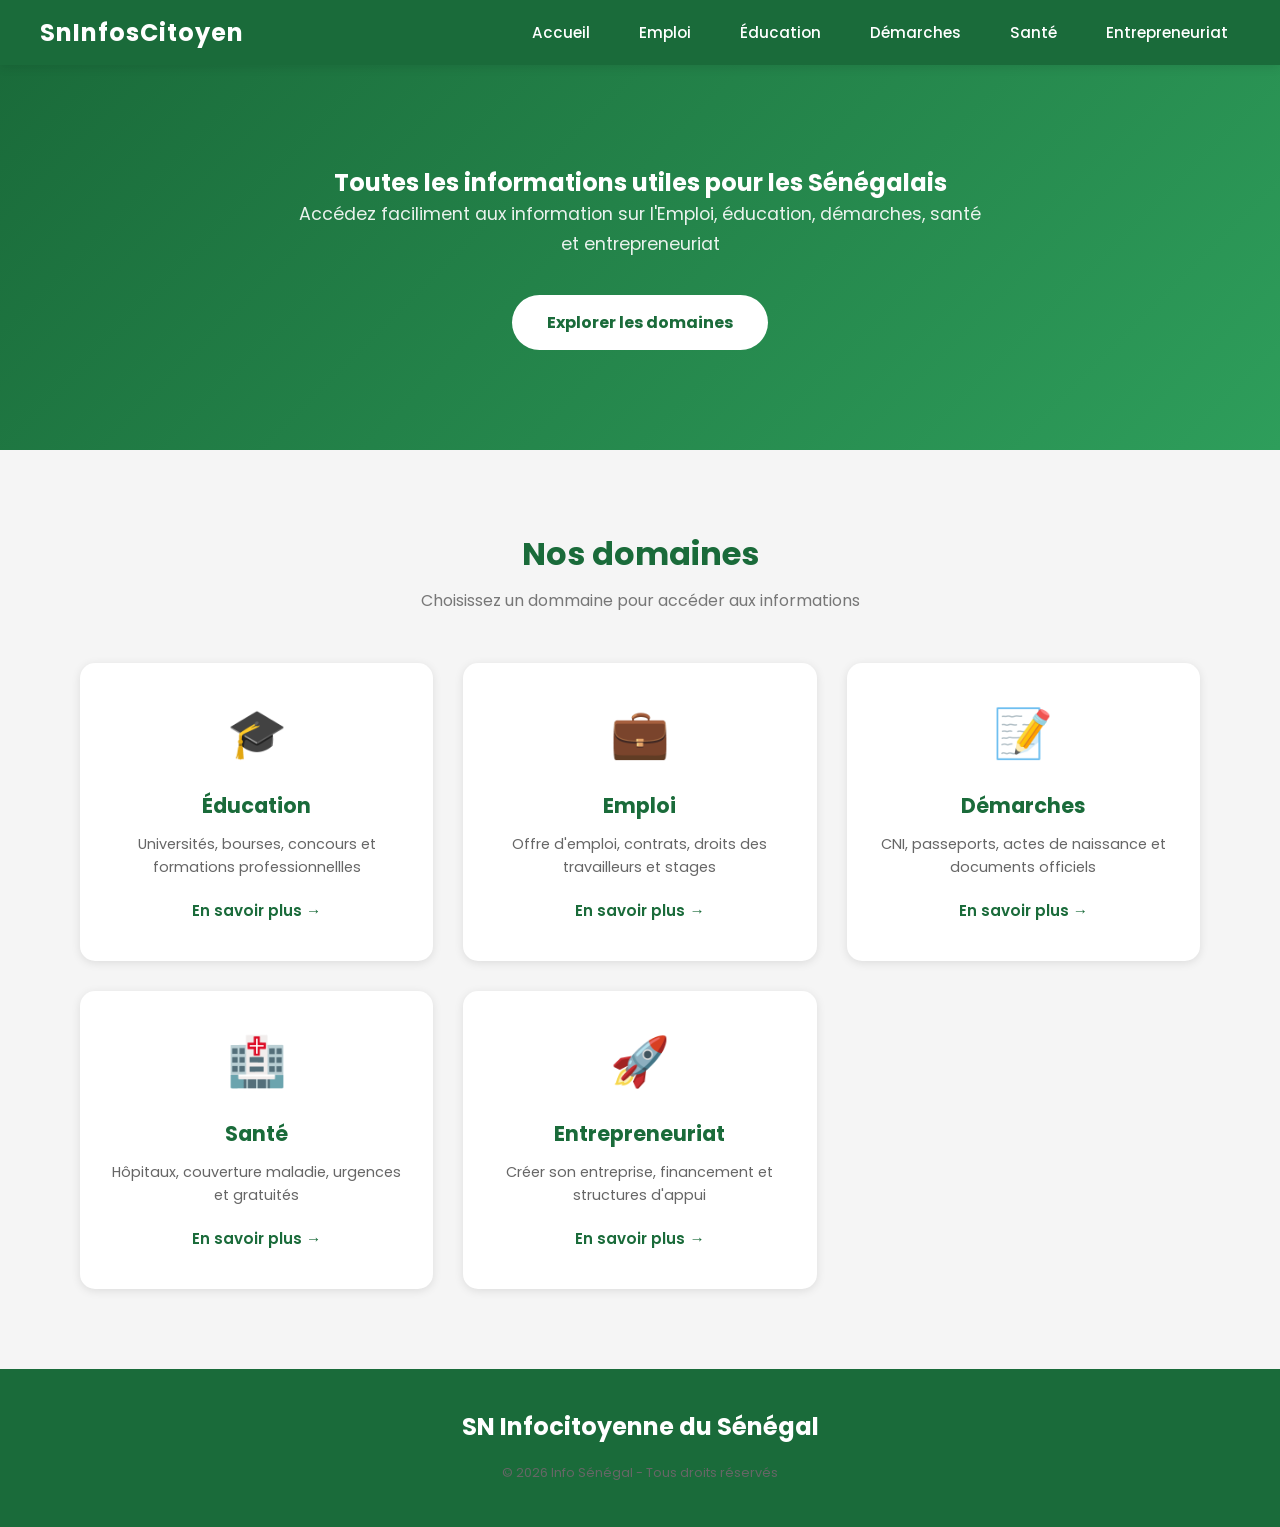
<file: index.html>
<!DOCTYPE html>
<html lang="en">
<head>
    <meta charset="UTF-8">
    <meta name="viewport" content="width=device-width, initial-scale=1.0">
    <link rel="stylesheet" href="styles.css">
    <link href="https://fonts.googleapis.com/css2?family=Poppins:wght@300;400;500;600;700&display=swap" rel="stylesheet">
    <script src="main.js" ></script>
    <title>Sunuinfos</title>
</head>
<body>
  
    <nav class="navbar">
      <div class="nav-logo">Sn<span>InfosCitoyen</span>
      </div>
      <ul class="nav-links">
        <li><a href="index.html">Accueil</a></li>
        <li><a href="emploi.html">Emploi</a></li>
        <li><a href="education.html">Éducation</a></li>
        <li><a href="demarche.html">Démarches</a></li>
        <li><a href="sante.html">Santé</a></li>
        <li><a href="entrepreneuriat.html">Entrepreneuriat</a></li>
      </ul>
      <div class="hamburger" onclick="toggleMenu()">
        <span></span>
        <span></span>
        <span></span>
      </div>
    </nav>
  <!-- HERO-->
    <section class="hero">
      <div class="hero-contenu">
      <h2>Toutes les informations utiles pour les Sénégalais</h2>
      <p>Accédez faciliment aux information sur l'Emploi, éducation, démarches, santé et entrepreneuriat</p>
      <a href="#domaines" class="btn-hero">Explorer les domaines</a>
      </div>
    </section>
    <!-- Domaines-->
<section class="domaines" id="domaines">
  <h2 class="titre-section">Nos domaines</h2>
  <p class="sous-titre-section"> Choisissez un dommaine pour accéder aux informations</p>
  <div class="grill-domaines">
    <a href="education.html" class="carte">
      <div class="carte-icone">🎓</div>
    <h3>Éducation</h3>
    <p>Universités, bourses, concours et formations professionnellles</p>
    <span class="carte-lien">En savoir plus →</span>
    </a>
    <a href="emploi.html" class="carte">
      <div class="carte-icone">💼</div>
    <h3>Emploi</h3>
    <p>Offre d'emploi, contrats, droits des travailleurs et stages</p>
    <span class="carte-lien">En savoir plus →</span>
    </a>
    <a href="demarche.html" class="carte">
      <div class="carte-icone">📝</div>
    <h3>Démarches</h3>
    <p>CNI, passeports, actes de naissance et documents officiels</p>
    <span class="carte-lien">En savoir plus →</span>
    </a>
    <a href="sante.html" class="carte">
      <div class="carte-icone">🏥</div>
    <h3>Santé</h3>
    <p>Hôpitaux, couverture maladie, urgences et gratuités</p>
    <span class="carte-lien">En savoir plus →</span>
    </a>
    <a href="entrepreneuriat.html" class="carte">
      <div class="carte-icone">🚀</div>
    <h3>Entrepreneuriat</h3>
    <p>Créer son entreprise, financement et structures d'appui</p>
    <span class="carte-lien">En savoir plus →</span>
    </a>
  </div>
</section>
<!-- FOOTER -->
  <footer class="footer">
    <div class="footer-contenu">
      <div class="footer-logo">SN Infocitoyenne du Sénégal</div>
      <p class="footer-copy">&copy; 2026 Info Sénégal - Tous droits réservés</p>
    </div>
  </footer>
</body>
</html>
</file>
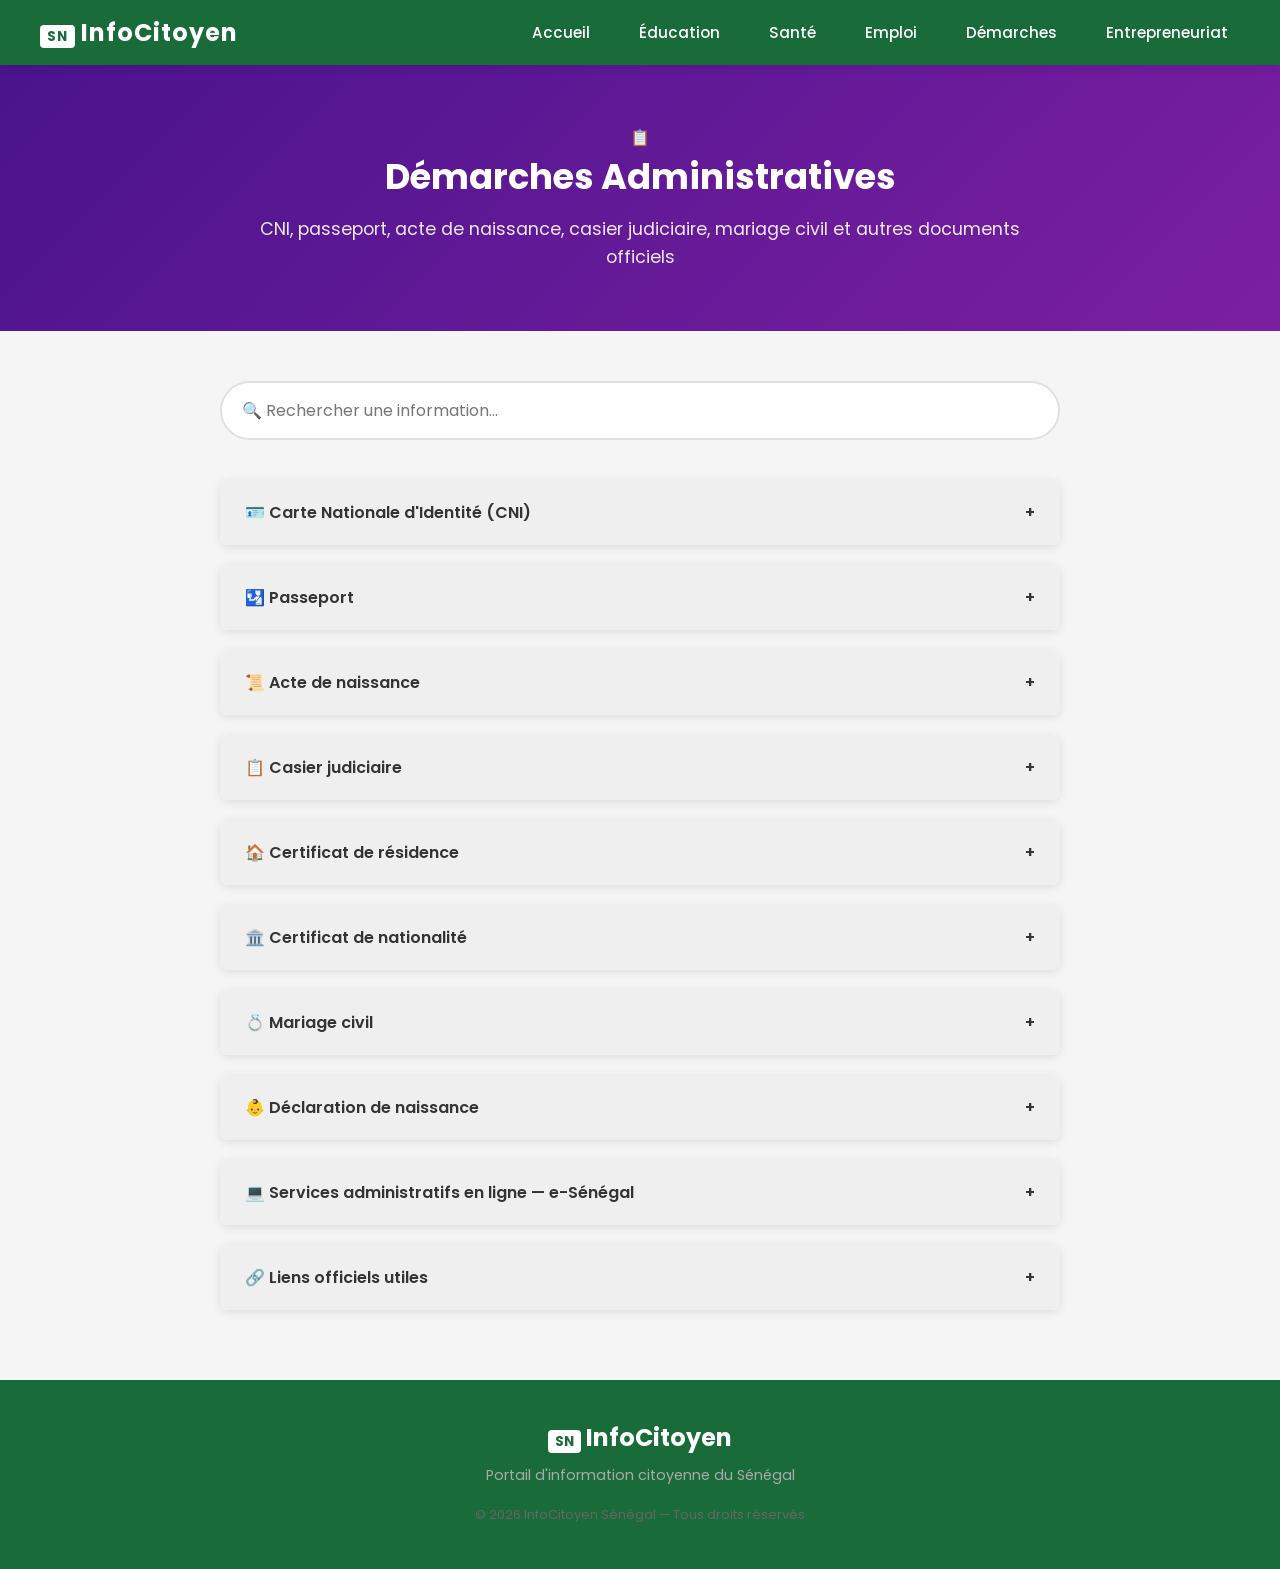
<file: demarche.html>
<!DOCTYPE html>
<html lang="fr">
<head>
    <meta charset="UTF-8">
    <meta name="viewport" content="width=device-width, initial-scale=1.0">
    <title>Démarches Administratives — InfoCitoyen Sénégal</title>
    <link href="https://fonts.googleapis.com/css2?family=Poppins:wght@300;400;500;600;700&display=swap" rel="stylesheet">
    <link rel="stylesheet" href="styles.css">
</head>
<body>

<!-- NAVBAR -->
<nav class="navbar">
    <div class="nav-logo"><span class="logo-sn">SN</span> InfoCitoyen</div>
    <ul class="nav-links">
        <li><a href="index.html">Accueil</a></li>
        <li><a href="education.html">Éducation</a></li>
        <li><a href="sante.html">Santé</a></li>
        <li><a href="emploi.html">Emploi</a></li>
        <li><a href="demarche.html">Démarches</a></li>
        <li><a href="entrepreneuriat.html">Entrepreneuriat</a></li>
    </ul>
    <div class="hamburger" onclick="toggleMenu()">
        <span></span>
        <span></span>
        <span></span>
    </div>
</nav>

<!-- EN-TÊTE DE PAGE -->
<div class="page-header header-demarches">
    <div class="page-header-contenu">
        <span class="page-icone">📋</span>
        <h1>Démarches Administratives</h1>
        <p>CNI, passeport, acte de naissance, casier judiciaire, mariage civil et autres documents officiels</p>
    </div>
</div>

<!-- CONTENU PRINCIPAL -->
<main class="page-contenu">

    <!-- BARRE DE RECHERCHE -->
    <div class="recherche-container">
        <input
            type="text"
            id="recherche"
            class="barre-recherche"
            placeholder="🔍 Rechercher une information..."
            onkeyup="filtrerContenu()"
        >
    </div>

    <!-- ACCORDÉONS -->
    <div class="accordeons" id="contenu-filtrable">

        <!-- ACCORDÉON 1 -->
        <div class="accordeon">
            <button class="accordeon-titre" onclick="toggleAccordeon(this)">
                🪪 Carte Nationale d'Identité (CNI)
                <span class="accordeon-icone">+</span>
            </button>
            <div class="accordeon-contenu">
                <p>Tout citoyen sénégalais âgé d'au moins 5 ans peut demander une CNI. Elle est <strong>obligatoire à partir de 15 ans</strong>.</p>
                <table class="tableau-info">
                    <thead>
                        <tr>
                            <th>Type</th>
                            <th>Documents requis</th>
                        </tr>
                    </thead>
                    <tbody>
                        <tr>
                            <td><strong>Première demande</strong></td>
                            <td>Extrait de naissance (-3 mois), certificat de nationalité, photo biométrique, justificatif de domicile</td>
                        </tr>
                        <tr>
                            <td><strong>Renouvellement</strong></td>
                            <td>Ancienne CNI + copie, extrait de naissance récent, photo biométrique</td>
                        </tr>
                        <tr>
                            <td><strong>Perte</strong></td>
                            <td>Certificat de perte (police), extrait de naissance (-3 mois), timbre fiscal 10 000 FCFA, photo biométrique</td>
                        </tr>
                    </tbody>
                </table>
                <p><strong>Coût :</strong> 10 000 FCFA | <strong>Validité :</strong> 10 ans | <strong>Délai :</strong> 1 à 2 semaines</p>
                <p>⚠️ Sans CNI après 15 ans : amende de <strong>6 000 FCFA</strong> (12 000 FCFA en cas de récidive)</p>
                <p><strong>Où s'adresser :</strong> Commissariat de police, brigade de gendarmerie ou préfecture</p>
                <a href="https://daf.sn" target="_blank" class="btn-lien">DAF — Direction Automatisation Fichiers →</a>
            </div>
        </div>

        <!-- ACCORDÉON 2 -->
        <div class="accordeon">
            <button class="accordeon-titre" onclick="toggleAccordeon(this)">
                🛂 Passeport
                <span class="accordeon-icone">+</span>
            </button>
            <div class="accordeon-contenu">
                <p>Tout citoyen sénégalais peut, dès la naissance, demander un passeport ordinaire biométrique.</p>
                <h4>Documents requis</h4>
                <ul>
                    <li>CNI biométrique CEDEAO (original + copie recto-verso)</li>
                    <li>Quittance de paiement des droits</li>
                    <li>Pour enfants mineurs : autorisation parentale + copie CNI du parent</li>
                    <li>Pour enfants de moins de 5 ans : extrait de naissance (-3 mois)</li>
                    <li>Étudiants : carte d'étudiant ou certificat de scolarité</li>
                </ul>
                <p><strong>Coût :</strong> 20 000 FCFA | <strong>Validité :</strong> 5 ans</p>
                <p>⚠️ Entamer les démarches de renouvellement <strong>6 mois avant</strong> l'expiration.</p>
                <p><strong>Où s'adresser :</strong> Commissariat de police (DPETV à Dakar)</p>
            </div>
        </div>

        <!-- ACCORDÉON 3 -->
        <div class="accordeon">
            <button class="accordeon-titre" onclick="toggleAccordeon(this)">
                📜 Acte de naissance
                <span class="accordeon-icone">+</span>
            </button>
            <div class="accordeon-contenu">
                <p>L'acte de naissance est le document fondamental de l'état civil. Indispensable pour obtenir tous les autres documents officiels.</p>
                <p><strong>Coût :</strong> 200 à 500 FCFA selon les communes</p>
                <p><strong>Où s'adresser :</strong> Centre d'état civil du lieu de naissance</p>
                <p>Pour les naissances à l'étranger : s'adresser au Ministère des Affaires Étrangères ou à la représentation diplomatique sénégalaise.</p>
                <p>⚠️ Au-delà du <strong>45ème jour</strong> après la naissance, une procédure judiciaire est requise.</p>
            </div>
        </div>

        <!-- ACCORDÉON 4 -->
        <div class="accordeon">
            <button class="accordeon-titre" onclick="toggleAccordeon(this)">
                📋 Casier judiciaire
                <span class="accordeon-icone">+</span>
            </button>
            <div class="accordeon-contenu">
                <p>Le casier judiciaire est exigé dans de nombreux dossiers : emploi, concours, création d'entreprise...</p>
                <h4>Deux types de bulletins</h4>
                <ul>
                    <li><strong>Bulletin n°2</strong> — demandé par les autorités ou les employeurs</li>
                    <li><strong>Bulletin n°3</strong> — demandé par l'intéressé lui-même</li>
                </ul>
                <p><strong>Coût :</strong> Gratuit | <strong>Validité :</strong> 3 mois</p>
                <p><strong>Où s'adresser :</strong> Tribunal régional du lieu de naissance</p>
                <p>✅ Désormais disponible en ligne via le portail <strong>e-senegal.sn</strong></p>
                <a href="https://e-senegal.sn" target="_blank" class="btn-lien">e-Sénégal →</a>
            </div>
        </div>

        <!-- ACCORDÉON 5 -->
        <div class="accordeon">
            <button class="accordeon-titre" onclick="toggleAccordeon(this)">
                🏠 Certificat de résidence
                <span class="accordeon-icone">+</span>
            </button>
            <div class="accordeon-contenu">
                <p>Permet de justifier son lieu d'habitation. Souvent demandé pour constituer des dossiers administratifs.</p>
                <p><strong>Où s'adresser :</strong> Délégué de quartier (chef de quartier)</p>
                <p><strong>Coût :</strong> Entre 200 et 500 FCFA</p>
                <p><strong>Documents requis :</strong> Pièce d'identité + justificatif d'habitation (bail, facture eau/électricité...)</p>
            </div>
        </div>

        <!-- ACCORDÉON 6 -->
        <div class="accordeon">
            <button class="accordeon-titre" onclick="toggleAccordeon(this)">
                🏛️ Certificat de nationalité
                <span class="accordeon-icone">+</span>
            </button>
            <div class="accordeon-contenu">
                <p>Prouve la nationalité sénégalaise. Requis en cas de doute lors de la demande de CNI ou pour certaines démarches judiciaires.</p>
                <p><strong>Où s'adresser :</strong> Greffe du tribunal régional du lieu de naissance</p>
                <p><strong>Coût :</strong> 2 300 FCFA</p>
            </div>
        </div>

        <!-- ACCORDÉON 7 -->
        <div class="accordeon">
            <button class="accordeon-titre" onclick="toggleAccordeon(this)">
                💍 Mariage civil
                <span class="accordeon-icone">+</span>
            </button>
            <div class="accordeon-contenu">
                <p>Le mariage civil doit être célébré à la mairie avant toute cérémonie religieuse ou coutumière pour avoir une valeur légale.</p>
                <h4>Documents requis</h4>
                <ul>
                    <li>Demande écrite adressée au maire</li>
                    <li>CNI ou passeport des deux futurs époux (originaux + copies)</li>
                    <li>Copies intégrales de l'acte de naissance de moins de 3 mois</li>
                    <li>Certificat médical prénuptial</li>
                    <li>Photocopies des CNI de deux témoins majeurs (un par époux)</li>
                </ul>
                <p><strong>Coût :</strong> 25 000 à 50 000 FCFA | <strong>Où s'adresser :</strong> Mairie du lieu du mariage</p>
            </div>
        </div>

        <!-- ACCORDÉON 8 -->
        <div class="accordeon">
            <button class="accordeon-titre" onclick="toggleAccordeon(this)">
                👶 Déclaration de naissance
                <span class="accordeon-icone">+</span>
            </button>
            <div class="accordeon-contenu">
                <p>La déclaration de naissance est obligatoire. Elle permet d'obtenir immédiatement l'acte de naissance.</p>
                <p><strong>Où s'adresser :</strong> Centre d'état civil du lieu de naissance</p>
                <p><strong>Coût :</strong> Gratuit</p>
                <p><strong>Délai :</strong> Du jour de la naissance jusqu'à 1 an après</p>
                <p>⚠️ Au-delà du 45ème jour, une procédure judiciaire est nécessaire.</p>
            </div>
        </div>

        <!-- ACCORDÉON 9 -->
        <div class="accordeon">
            <button class="accordeon-titre" onclick="toggleAccordeon(this)">
                💻 Services administratifs en ligne — e-Sénégal
                <span class="accordeon-icone">+</span>
            </button>
            <div class="accordeon-contenu">
                <p>Le gouvernement sénégalais a lancé la numérisation de plusieurs démarches administratives via le portail <strong>e-senegal.sn</strong>.</p>
                <ul>
                    <li>✅ Casier judiciaire disponible en ligne</li>
                    <li>✅ Certificat de nationalité disponible en ligne</li>
                    <li>✅ Attestation de non-appartenance à la Fonction publique</li>
                    <li>🔜 Prochainement : permis de construire, actes d'état civil, documents fonciers</li>
                </ul>
                <a href="https://e-senegal.sn" target="_blank" class="btn-lien">Portail e-Sénégal →</a>
            </div>
        </div>

        <!-- ACCORDÉON 10 -->
        <div class="accordeon">
            <button class="accordeon-titre" onclick="toggleAccordeon(this)">
                🔗 Liens officiels utiles
                <span class="accordeon-icone">+</span>
            </button>
            <div class="accordeon-contenu">
                <ul class="liste-liens">
                    <li><a href="https://senegalservices.sn" target="_blank">Sénégal Services</a></li>
                    <li><a href="https://e-senegal.sn" target="_blank">e-Sénégal</a></li>
                    <li><a href="https://daf.sn" target="_blank">DAF — Direction Automatisation Fichiers</a></li>
                    <li><a href="https://justice.sec.gouv.sn" target="_blank">Ministère de la Justice</a></li>
                    <li><a href="https://interieur.sec.gouv.sn" target="_blank">Ministère de l'Intérieur</a></li>
                    <li><a href="https://diplomatie.gouv.sn" target="_blank">Ministère des Affaires Étrangères</a></li>
                </ul>
            </div>
        </div>

    </div>
</main>

<!-- FOOTER -->
<footer class="footer">
    <div class="footer-contenu">
        <div class="footer-logo"><span class="logo-sn">SN</span> InfoCitoyen</div>
        <p>Portail d'information citoyenne du Sénégal</p>
        <p class="footer-copy">© 2026 InfoCitoyen Sénégal — Tous droits réservés</p>
    </div>
</footer>

<script src="main.js"></script>
</body>
</html>
</file>
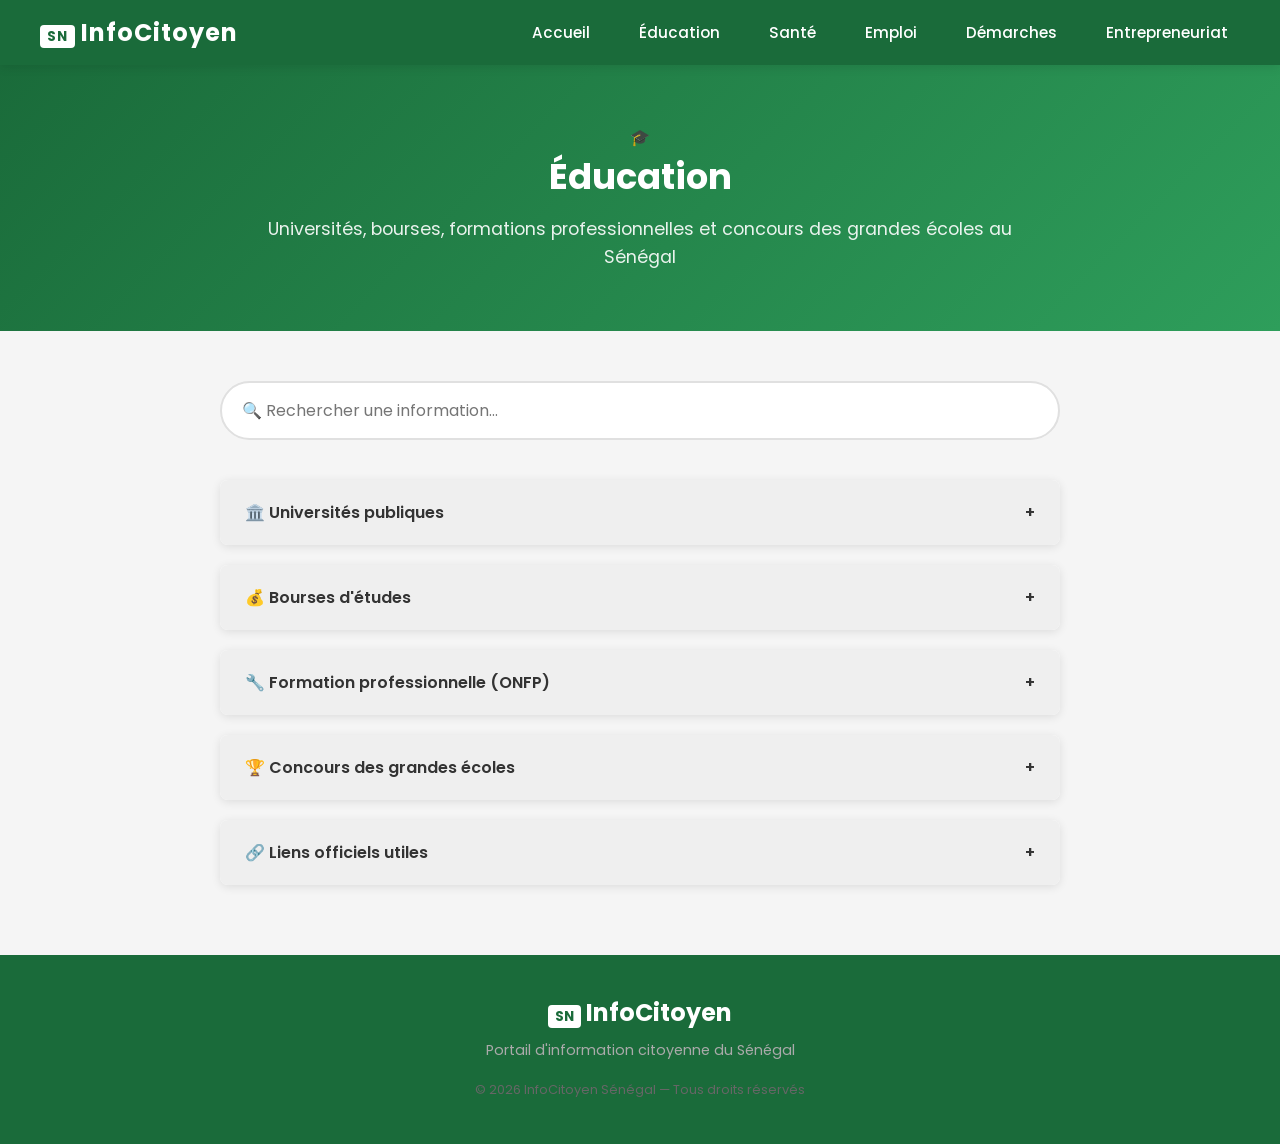
<file: education.html>
<!DOCTYPE html>
<html lang="fr">
<head>
    <meta charset="UTF-8">
    <meta name="viewport" content="width=device-width, initial-scale=1.0">
    <title>Éducation — InfoCitoyen Sénégal</title>
    <link href="https://fonts.googleapis.com/css2?family=Poppins:wght@300;400;500;600;700&display=swap" rel="stylesheet">
    <link rel="stylesheet" href="styles.css">
</head>
<body>

<!-- NAVBAR -->
<nav class="navbar">
    <div class="nav-logo"><span class="logo-sn">SN</span> InfoCitoyen</div>
    <ul class="nav-links">
        <li><a href="index.html">Accueil</a></li>
        <li><a href="education.html">Éducation</a></li>
        <li><a href="sante.html">Santé</a></li>
        <li><a href="emploi.html">Emploi</a></li>
        <li><a href="demarche.html">Démarches</a></li>
        <li><a href="entrepreneuriat.html">Entrepreneuriat</a></li>
    </ul>
    <div class="hamburger" onclick="toggleMenu()">
        <span></span>
        <span></span>
        <span></span>
    </div>
</nav>

<!-- EN-TÊTE DE PAGE -->
<div class="page-header header-education">
    <div class="page-header-contenu">
        <span class="page-icone">🎓</span>
        <h1>Éducation</h1>
        <p>Universités, bourses, formations professionnelles et concours des grandes écoles au Sénégal</p>
    </div>
</div>

<!-- CONTENU PRINCIPAL -->
<main class="page-contenu">

    <!-- BARRE DE RECHERCHE -->
    <div class="recherche-container">
        <input
            type="text"
            id="recherche"
            class="barre-recherche"
            placeholder="🔍 Rechercher une information..."
            onkeyup="filtrerContenu()"
        >
    </div>

    <!-- ACCORDÉONS -->
    <div class="accordeons" id="contenu-filtrable">

        <!-- ACCORDÉON 1 -->
        <div class="accordeon">
            <button class="accordeon-titre" onclick="toggleAccordeon(this)">
                🏛️ Universités publiques
                <span class="accordeon-icone">+</span>
            </button>
            <div class="accordeon-contenu">
                <p>Les universités publiques du Sénégal sont :</p>
                <ul class="liste-liens">
                    <li>
                        <strong>UCAD</strong> — Université Cheikh Anta Diop, Dakar
                        <a href="https://www.ucad.sn" target="_blank" class="btn-lien-petit">Visiter →</a>
                    </li>
                    <li>
                        <strong>UGB</strong> — Université Gaston Berger, Saint-Louis
                        <a href="https://www.ugb.sn" target="_blank" class="btn-lien-petit">Visiter →</a>
                    </li>
                    <li>
                        <strong>UIDT</strong> — Université de Thiès
                        <a href="https://www.univ-thies.sn" target="_blank" class="btn-lien-petit">Visiter →</a>
                    </li>
                    <li>
                        <strong>UASZ</strong> — Université Assane Seck, Ziguinchor
                        <a href="https://www.univ-zig.sn" target="_blank" class="btn-lien-petit">Visiter →</a>
                    </li>
                    <li>
                        <strong>UADB</strong> — Université Alioune Diop, Bambey
                        <a href="https://www.uadb.edu.sn" target="_blank" class="btn-lien-petit">Visiter →</a>
                    </li>
                    <li>
                        <strong>USSEIN</strong> — Université du Sine Saloum, Kaolack
                        <a href="https://www.ussein.sn" target="_blank" class="btn-lien-petit">Visiter →</a>
                    </li>
                    <li>
                        <strong>UN-CHK</strong> — Université Numérique Cheikh Hamidou Kane
                        <a href="https://www.unchk.edu.sn" target="_blank" class="btn-lien-petit">Visiter →</a>
                    </li>
                    <li>
                        <strong>ESP</strong> — École Supérieure Polytechnique, Dakar
                        <a href="https://www.esp.sn" target="_blank" class="btn-lien-petit">Visiter →</a>
                    </li>
                    <li>
                        <strong>FASTEF</strong> — Faculté des Sciences de l'Éducation
                        <a href="https://www.fastef.ucad.sn" target="_blank" class="btn-lien-petit">Visiter →</a>
                    </li>
                    <li>
                        <strong>EBAD</strong> — École des Bibliothécaires, Archivistes et Documentalistes
                        <a href="https://www.ebad.ucad.sn" target="_blank" class="btn-lien-petit">Visiter →</a>
                    </li>
                    <li>
                        <strong>ENSA</strong> — École Nationale Supérieure d'Agriculture, Thiès
                        <a href="https://www.ensa.sn" target="_blank" class="btn-lien-petit">Visiter →</a>
                    </li>
                    <li>
                        <strong>ISEP</strong> — Instituts Supérieurs d'Enseignement Professionnel
                        <a href="https://www.isep.sn" target="_blank" class="btn-lien-petit">Visiter →</a>
                    </li>
                </ul>
                <p>Frais d'inscription : entre <strong>25 000 et 75 000 FCFA/an</strong></p>
                <a href="https://orientation.campusen.sn" target="_blank" class="btn-lien">
                    Plateforme d'orientation CampusEN →
                </a>
            </div>
        </div>

        <!-- ACCORDÉON 2 -->
        <div class="accordeon">
            <button class="accordeon-titre" onclick="toggleAccordeon(this)">
                💰 Bourses d'études
                <span class="accordeon-icone">+</span>
            </button>
            <div class="accordeon-contenu">
                <h4>Bourse nationale</h4>
                <p>Allouée aux étudiants inscrits dans une université ou institut privé agréé.</p>
                <h4>Bourses à l'étranger</h4>
                <p>Dépôt exclusivement en ligne via <strong>boursesetrangeres.campusen.sn</strong></p>
                <h4>Aides municipales</h4>
                <p>Disponibles auprès de la mairie de votre commune pour études locales ou à l'étranger.</p>
                <a href="https://mesrisenegal.sn" target="_blank" class="btn-lien">
                    Ministère Enseignement Supérieur →
                </a>
            </div>
        </div>

        <!-- ACCORDÉON 3 -->
        <div class="accordeon">
            <button class="accordeon-titre" onclick="toggleAccordeon(this)">
                🔧 Formation professionnelle (ONFP)
                <span class="accordeon-icone">+</span>
            </button>
            <div class="accordeon-contenu">
                <p>L'ONFP propose des formations qualifiantes dans les secteurs suivants :</p>
                <ul>
                    <li>Agriculture et agroalimentaire</li>
                    <li>Bâtiment et travaux publics (BTP)</li>
                    <li>Industrie et métiers techniques</li>
                    <li>Numérique et nouvelles technologies</li>
                </ul>
                <p><strong>Aucune condition académique</strong> n'est requise pour la plupart des formations.</p>
                <a href="https://sigof.onfp.sn" target="_blank" class="btn-lien">
                    Plateforme ONFP →
                </a>
            </div>
        </div>

        <!-- ACCORDÉON 4 -->
        <div class="accordeon">
            <button class="accordeon-titre" onclick="toggleAccordeon(this)">
                🏆 Concours des grandes écoles
                <span class="accordeon-icone">+</span>
            </button>
            <div class="accordeon-contenu">
                <table class="tableau-info">
                    <thead>
                        <tr>
                            <th>École</th>
                            <th>Niveau</th>
                            <th>Domaine</th>
                            <th>Lien officiel</th>
                        </tr>
                    </thead>
                    <tbody>
                        <tr>
                            <td><strong>ESP</strong></td>
                            <td>BAC / Terminale</td>
                            <td>Ingénierie, Informatique, Génie Civil</td>
                            <td><a href="https://concours.esp.sn" target="_blank" class="btn-lien-petit">Visiter →</a></td>
                        </tr>
                        <tr>
                            <td><strong>ENA</strong></td>
                            <td>BAC (Cycle B) / Master (Cycle A)</td>
                            <td>Administration publique</td>
                            <td><a href="https://concoursena.sec.gouv.sn" target="_blank" class="btn-lien-petit">Visiter →</a></td>
                        </tr>
                        <tr>
                            <td><strong>FASTEF</strong></td>
                            <td>BAC / Licence / Master 2</td>
                            <td>Formation des enseignants</td>
                            <td><a href="https://concours.ucad.sn/fastef" target="_blank" class="btn-lien-petit">Visiter →</a></td>
                        </tr>
                        <tr>
                            <td><strong>ENDSS</strong></td>
                            <td>BAC</td>
                            <td>Infirmier, Sage-femme, Santé</td>
                            <td><a href="https://www.endss.sn" target="_blank" class="btn-lien-petit">Visiter →</a></td>
                        </tr>
                        <tr>
                            <td><strong>ENSA</strong></td>
                            <td>BAC S</td>
                            <td>Agriculture, Agronomie</td>
                            <td><a href="https://www.ensa.sn" target="_blank" class="btn-lien-petit">Visiter →</a></td>
                        </tr>
                        <tr>
                            <td><strong>ENOA</strong></td>
                            <td>Licence 3</td>
                            <td>Officier des Forces Armées</td>
                            <td><a href="https://www.forcesarmees.gouv.sn" target="_blank" class="btn-lien-petit">Visiter →</a></td>
                        </tr>
                        <tr>
                            <td><strong>EBAD</strong></td>
                            <td>BAC</td>
                            <td>Bibliothèques, Archives, Documentation</td>
                            <td><a href="https://www.ebad.ucad.sn" target="_blank" class="btn-lien-petit">Visiter →</a></td>
                        </tr>
                        <tr>
                            <td><strong>ENSETP</strong></td>
                            <td>Licence</td>
                            <td>Enseignement technique et professionnel</td>
                            <td><a href="https://www.ensetp.ucad.sn" target="_blank" class="btn-lien-petit">Visiter →</a></td>
                        </tr>
                        <tr>
                            <td><strong>EAMAC</strong></td>
                            <td>BAC S ou T</td>
                            <td>Météorologie, Aviation Civile</td>
                            <td><a href="https://www.eamac.aero" target="_blank" class="btn-lien-petit">Visiter →</a></td>
                        </tr>
                    </tbody>
                </table>
                <p>🗓️ Les concours ont généralement lieu entre <strong>avril et septembre</strong> chaque année.</p>
                <div class="btn-groupe">
                    <a href="https://samabac.sn" target="_blank" class="btn-lien">
                        Annales et ressources — SamaBac →
                    </a>
                    <a href="https://guindima.sn" target="_blank" class="btn-lien">
                        Calendrier des concours — GuindiMa →
                    </a>
                </div>
            </div>
        </div>

        <!-- ACCORDÉON 5 -->
        <div class="accordeon">
            <button class="accordeon-titre" onclick="toggleAccordeon(this)">
                🔗 Liens officiels utiles
                <span class="accordeon-icone">+</span>
            </button>
            <div class="accordeon-contenu">
                <ul class="liste-liens">
                    <li><a href="https://mesrisenegal.sn" target="_blank">Ministère Enseignement Supérieur (MESRI)</a></li>
                    <li><a href="https://orientation.campusen.sn" target="_blank">Orientation BAC — CampusEN</a></li>
                    <li><a href="https://sigof.onfp.sn" target="_blank">Formation professionnelle — ONFP</a></li>
                    <li><a href="https://senegalservices.sn" target="_blank">Sénégal Services</a></li>
                    <li><a href="https://samabac.sn" target="_blank">Annales et concours — SamaBac</a></li>
                </ul>
            </div>
        </div>

    </div>
</main>

<!-- FOOTER -->
<footer class="footer">
    <div class="footer-contenu">
        <div class="footer-logo"><span class="logo-sn">SN</span> InfoCitoyen</div>
        <p>Portail d'information citoyenne du Sénégal</p>
        <p class="footer-copy">© 2026 InfoCitoyen Sénégal — Tous droits réservés</p>
    </div>
</footer>

<script src="main.js"></script>
</body>
</html>
</file>
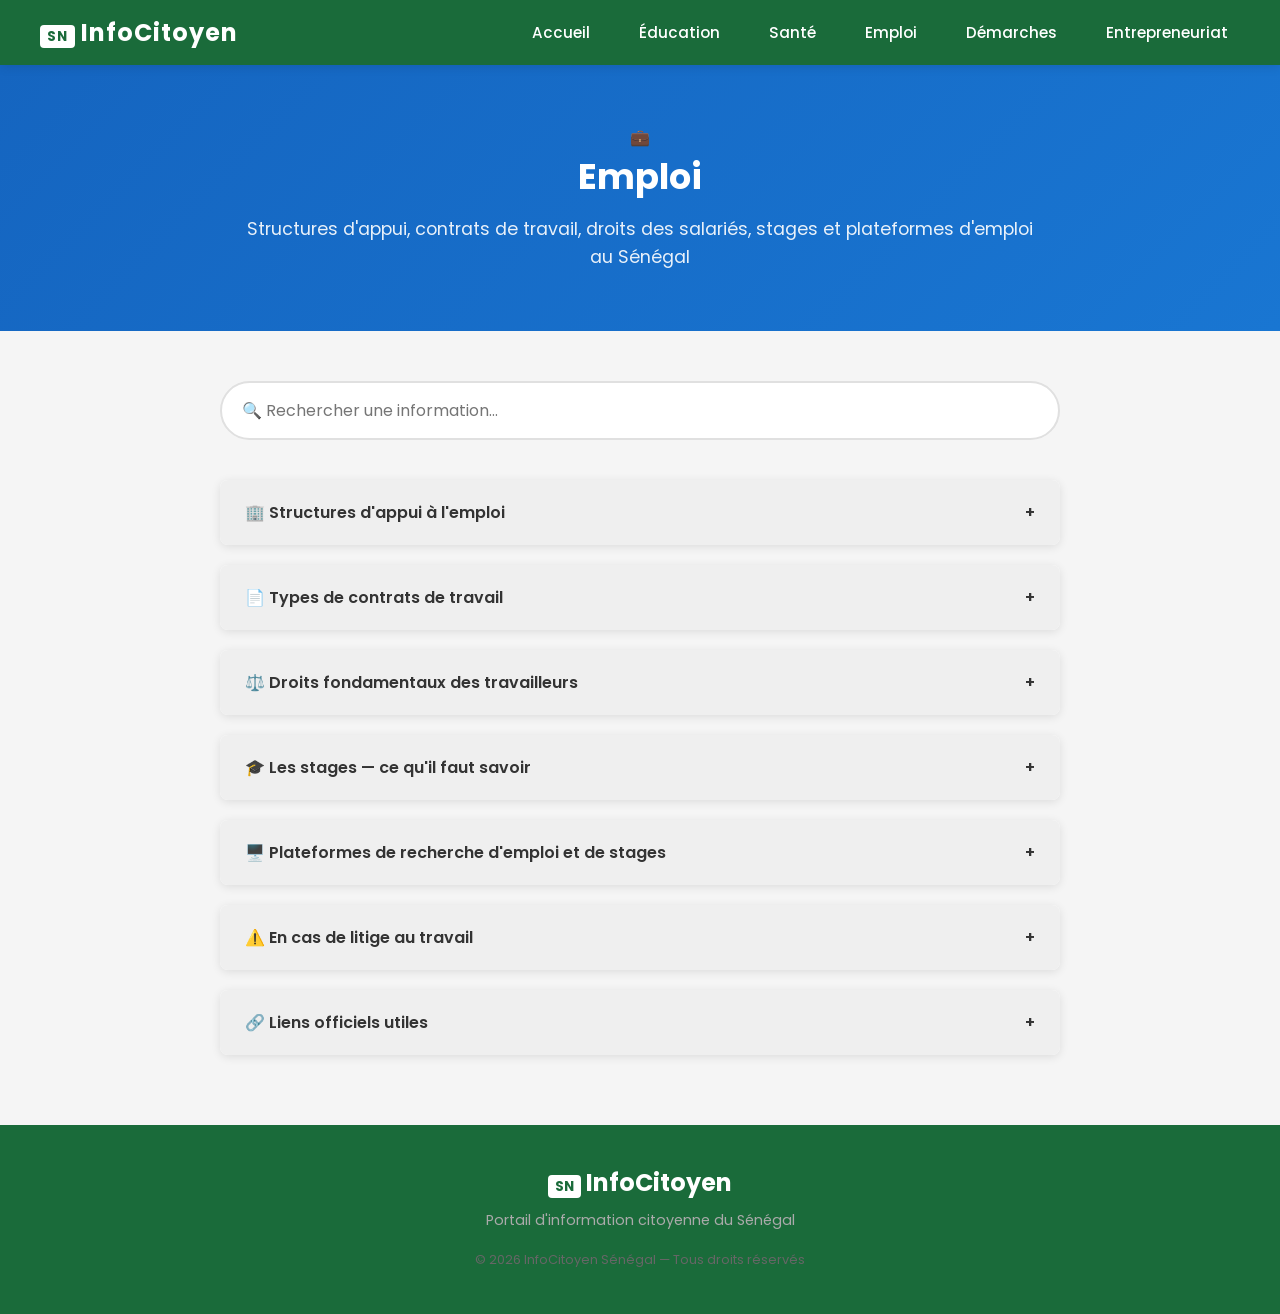
<file: emploi.html>
<!DOCTYPE html>
<html lang="fr">
<head>
    <meta charset="UTF-8">
    <meta name="viewport" content="width=device-width, initial-scale=1.0">
    <title>Emploi — InfoCitoyen Sénégal</title>
    <link href="https://fonts.googleapis.com/css2?family=Poppins:wght@300;400;500;600;700&display=swap" rel="stylesheet">
    <link rel="stylesheet" href="styles.css">
    <script src="main.js"></script>
</head>
<body>

<!-- NAVBAR -->
<nav class="navbar">
    <div class="nav-logo"><span class="logo-sn">SN</span> InfoCitoyen</div>
    <ul class="nav-links">
        <li><a href="index.html">Accueil</a></li>
        <li><a href="education.html">Éducation</a></li>
        <li><a href="sante.html">Santé</a></li>
        <li><a href="emploi.html">Emploi</a></li>
        <li><a href="demarche.html">Démarches</a></li>
        <li><a href="entrepreneuriat.html">Entrepreneuriat</a></li>
    </ul>
    <div class="hamburger" onclick="toggleMenu()">
        <span></span>
        <span></span>
        <span></span>
    </div>
</nav>

<!-- EN-TÊTE DE PAGE -->
<div class="page-header header-emploi">
    <div class="page-header-contenu">
        <span class="page-icone">💼</span>
        <h1>Emploi</h1>
        <p>Structures d'appui, contrats de travail, droits des salariés, stages et plateformes d'emploi au Sénégal</p>
    </div>
</div>

<!-- CONTENU PRINCIPAL -->
<main class="page-contenu">

    <!-- BARRE DE RECHERCHE -->
    <div class="recherche-container">
        <input
            type="text"
            id="recherche"
            class="barre-recherche"
            placeholder="🔍 Rechercher une information..."
            onkeyup="filtrerContenu()"
        >
    </div>

    <!-- ACCORDÉONS -->
    <div class="accordeons" id="contenu-filtrable">

        <!-- ACCORDÉON 1 -->
        <div class="accordeon">
            <button class="accordeon-titre" onclick="toggleAccordeon(this)">
                🏢 Structures d'appui à l'emploi
                <span class="accordeon-icone">+</span>
            </button>
            <div class="accordeon-contenu">
                <h4>ANPEJ — Agence Nationale pour la Promotion de l'Emploi des Jeunes</h4>
                <p>Service public dont la mission est de promouvoir l'emploi des jeunes en garantissant la non-discrimination et l'égalité professionnelle.</p>
                <ul>
                    <li>Orientation et coaching en techniques de recherche d'emploi</li>
                    <li>Intermédiation et placement auprès des entreprises</li>
                    <li>Appui à la création d'entreprise</li>
                    <li>Accompagnement et suivi des projets professionnels</li>
                </ul>
                <div class="btn-groupe">
                    <a href="https://anpej.sn" target="_blank" class="btn-lien">Site ANPEJ →</a>
                    <a href="https://emploijeunes.sn" target="_blank" class="btn-lien">S'inscrire →</a>
                </div>
                <h4>3FPT — Fonds de Financement de la Formation Professionnelle</h4>
                <p>Offre des bons de formations initiales du CAP à la Licence dans toutes les régions du Sénégal.</p>
                <ul>
                    <li>Eligible : Sénégalais âgés de 15 à 40 ans</li>
                    <li>Inclus : personnes vulnérables, déscolarisés, migrants de retour</li>
                    <li>La bourse couvre <strong>90%</strong> des frais de formation</li>
                    <li>Inscriptions en ligne chaque année en octobre</li>
                </ul>
                <a href="https://3fpt.sn" target="_blank" class="btn-lien">Site 3FPT →</a>
            </div>
        </div>

        <!-- ACCORDÉON 2 -->
        <div class="accordeon">
            <button class="accordeon-titre" onclick="toggleAccordeon(this)">
                📄 Types de contrats de travail
                <span class="accordeon-icone">+</span>
            </button>
            <div class="accordeon-contenu">
                <table class="tableau-info">
                    <thead>
                        <tr>
                            <th>Type de contrat</th>
                            <th>Caractéristiques</th>
                            <th>Durée max</th>
                        </tr>
                    </thead>
                    <tbody>
                        <tr>
                            <td><strong>CDI</strong></td>
                            <td>Forme normale de la relation de travail. Offre une stabilité à l'employé.</td>
                            <td>Illimitée</td>
                        </tr>
                        <tr>
                            <td><strong>CDD</strong></td>
                            <td>Pour emplois temporaires ou saisonniers. Doit être écrit obligatoirement.</td>
                            <td>2 ans max</td>
                        </tr>
                        <tr>
                            <td><strong>Contrat temporaire</strong></td>
                            <td>Pour remplacer un salarié absent ou des travaux spécifiques.</td>
                            <td>Variable</td>
                        </tr>
                        <tr>
                            <td><strong>Stage d'incubation</strong></td>
                            <td>Découverte du milieu professionnel</td>
                            <td>2 ans max</td>
                        </tr>
                        <tr>
                            <td><strong>Stage pré-embauche</strong></td>
                            <td>Préparation à une offre d'emploi potentielle</td>
                            <td>2 ans max</td>
                        </tr>
                        <tr>
                            <td><strong>Stage de requalification</strong></td>
                            <td>Acquisition de nouvelles compétences</td>
                            <td>2 ans max</td>
                        </tr>
                    </tbody>
                </table>
                <p>⚠️ Tout contrat non écrit est présumé être un <strong>CDI</strong>. Le salaire doit être accompagné d'un bulletin de paie obligatoire.</p>
            </div>
        </div>

        <!-- ACCORDÉON 3 -->
        <div class="accordeon">
            <button class="accordeon-titre" onclick="toggleAccordeon(this)">
                ⚖️ Droits fondamentaux des travailleurs
                <span class="accordeon-icone">+</span>
            </button>
            <div class="accordeon-contenu">
                <table class="tableau-info">
                    <thead>
                        <tr>
                            <th>Droit</th>
                            <th>Détail</th>
                        </tr>
                    </thead>
                    <tbody>
                        <tr>
                            <td><strong>Salaire minimum (SMIG)</strong></td>
                            <td>Fixé par décret — accompagné obligatoirement d'un bulletin de paie</td>
                        </tr>
                        <tr>
                            <td><strong>Congés payés</strong></td>
                            <td>2 jours ouvrables par mois (24 jours/an) + 1 jour/an par enfant de moins de 14 ans</td>
                        </tr>
                        <tr>
                            <td><strong>Durée du travail</strong></td>
                            <td>40h/semaine maximum — heures sup. payées ou compensées par du repos</td>
                        </tr>
                        <tr>
                            <td><strong>Congé maternité</strong></td>
                            <td>14 semaines (6 avant + 8 après accouchement) — salaire maintenu à 100%</td>
                        </tr>
                        <tr>
                            <td><strong>Repos hebdomadaire</strong></td>
                            <td>Minimum 24h consécutives par semaine, en principe le dimanche</td>
                        </tr>
                        <tr>
                            <td><strong>Protection licenciement</strong></td>
                            <td>Tout licenciement nécessite un entretien préalable et un motif valable</td>
                        </tr>
                    </tbody>
                </table>
            </div>
        </div>

        <!-- ACCORDÉON 4 -->
        <div class="accordeon">
            <button class="accordeon-titre" onclick="toggleAccordeon(this)">
                🎓 Les stages — ce qu'il faut savoir
                <span class="accordeon-icone">+</span>
            </button>
            <div class="accordeon-contenu">
                <ul>
                    <li>Le contrat de stage doit obligatoirement être rédigé par écrit</li>
                    <li>La durée maximale d'un stage ne peut dépasser <strong>2 ans</strong> renouvellements inclus</li>
                    <li>L'indemnité mensuelle ne peut être inférieure au salaire minimum de la catégorie</li>
                    <li>À la fin du contrat, l'employeur doit remettre une <strong>attestation de stage</strong></li>
                    <li>Tous les contrats de stage doivent être soumis à l'Inspection du Travail</li>
                </ul>
            </div>
        </div>

        <!-- ACCORDÉON 5 -->
        <div class="accordeon">
            <button class="accordeon-titre" onclick="toggleAccordeon(this)">
                🖥️ Plateformes de recherche d'emploi et de stages
                <span class="accordeon-icone">+</span>
            </button>
            <div class="accordeon-contenu">
                <table class="tableau-info">
                    <thead>
                        <tr>
                            <th>Plateforme</th>
                            <th>Type</th>
                            <th>Lien</th>
                        </tr>
                    </thead>
                    <tbody>
                        <tr>
                            <td><strong>ANPEJ</strong></td>
                            <td>Officiel — emploi jeunes</td>
                            <td><a href="https://emploijeunes.sn" target="_blank" class="btn-lien-petit">Visiter →</a></td>
                        </tr>
                        <tr>
                            <td><strong>Stage Sénégal</strong></td>
                            <td>Officiel — stages avant et après diplôme</td>
                            <td><a href="https://stagesenegal.com" target="_blank" class="btn-lien-petit">Visiter →</a></td>
                        </tr>
                        <tr>
                            <td><strong>Emploi Dakar</strong></td>
                            <td>Offres CDI, CDD, stages</td>
                            <td><a href="https://emploidakar.com" target="_blank" class="btn-lien-petit">Visiter →</a></td>
                        </tr>
                        <tr>
                            <td><strong>Emploi Sénégal</strong></td>
                            <td>Offres tous secteurs</td>
                            <td><a href="https://emploisenegal.com" target="_blank" class="btn-lien-petit">Visiter →</a></td>
                        </tr>
                        <tr>
                            <td><strong>SenJob</strong></td>
                            <td>Offres et stages</td>
                            <td><a href="https://senjob.com" target="_blank" class="btn-lien-petit">Visiter →</a></td>
                        </tr>
                        <tr>
                            <td><strong>LinkedIn</strong></td>
                            <td>Réseau professionnel + offres stages</td>
                            <td><a href="https://linkedin.com" target="_blank" class="btn-lien-petit">Visiter →</a></td>
                        </tr>
                        <tr>
                            <td><strong>Indeed Sénégal</strong></td>
                            <td>Offres tous profils</td>
                            <td><a href="https://sn.indeed.com" target="_blank" class="btn-lien-petit">Visiter →</a></td>
                        </tr>
                        <tr>
                            <td><strong>JobAfrique</strong></td>
                            <td>Stages et emplois Afrique de l'Ouest</td>
                            <td><a href="https://jobafrique.com" target="_blank" class="btn-lien-petit">Visiter →</a></td>
                        </tr>
                    </tbody>
                </table>
            </div>
        </div>

        <!-- ACCORDÉON 6 -->
        <div class="accordeon">
            <button class="accordeon-titre" onclick="toggleAccordeon(this)">
                ⚠️ En cas de litige au travail
                <span class="accordeon-icone">+</span>
            </button>
            <div class="accordeon-contenu">
                <ul>
                    <li><strong>Inspection du Travail</strong> — pour les litiges individuels (salaires impayés, conditions de travail...)</li>
                    <li><strong>Tribunal du Travail (Prud'hommes)</strong> — pour licenciement abusif</li>
                    <li><strong>Médiation syndicale</strong> — via les syndicats professionnels reconnus</li>
                </ul>
                <p>💡 Conservez toujours une copie de votre contrat, vos bulletins de paie et tout échange écrit avec votre employeur.</p>
                <a href="https://senegalservices.sn" target="_blank" class="btn-lien">
                    Sénégal Services — Emploi →
                </a>
            </div>
        </div>

        <!-- ACCORDÉON 7 -->
        <div class="accordeon">
            <button class="accordeon-titre" onclick="toggleAccordeon(this)">
                🔗 Liens officiels utiles
                <span class="accordeon-icone">+</span>
            </button>
            <div class="accordeon-contenu">
                <ul class="liste-liens">
                    <li><a href="https://anpej.sn" target="_blank">ANPEJ</a></li>
                    <li><a href="https://3fpt.sn" target="_blank">3FPT</a></li>
                    <li><a href="https://emploi.gouv.sn" target="_blank">Ministère de l'Emploi</a></li>
                    <li><a href="https://senegalservices.sn" target="_blank">Sénégal Services — Emploi</a></li>
                    <li><a href="https://stagesenegal.com" target="_blank">Stage Sénégal</a></li>
                </ul>
            </div>
        </div>

    </div>
</main>

<!-- FOOTER -->
<footer class="footer">
    <div class="footer-contenu">
        <div class="footer-logo"><span class="logo-sn">SN</span> InfoCitoyen</div>
        <p>Portail d'information citoyenne du Sénégal</p>
        <p class="footer-copy">© 2026 InfoCitoyen Sénégal — Tous droits réservés</p>
    </div>
</footer>
</body>
</html>
</file>
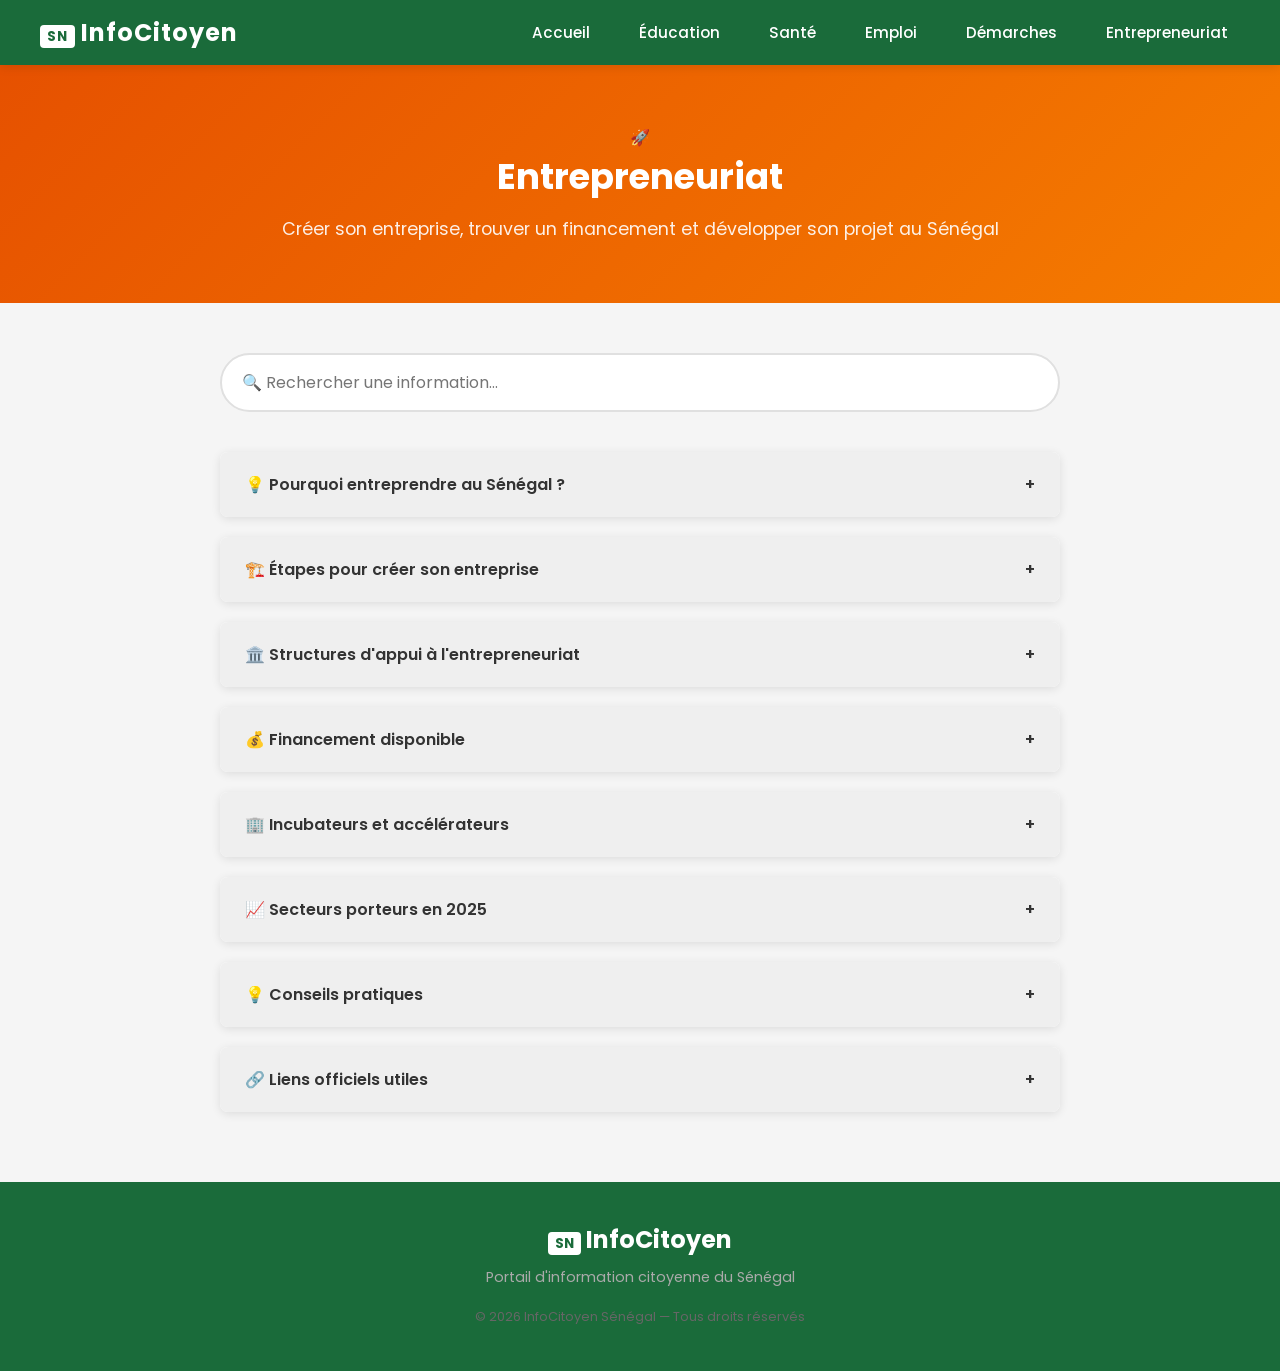
<file: entrepreneuriat.html>
<!DOCTYPE html>
<html lang="fr">
<head>
    <meta charset="UTF-8">
    <meta name="viewport" content="width=device-width, initial-scale=1.0">
    <title>Entrepreneuriat — InfoCitoyen Sénégal</title>
    <link href="https://fonts.googleapis.com/css2?family=Poppins:wght@300;400;500;600;700&display=swap" rel="stylesheet">
    <link rel="stylesheet" href="styles.css">
</head>
<body>

<!-- NAVBAR -->
<nav class="navbar">
    <div class="nav-logo"><span class="logo-sn">SN</span> InfoCitoyen</div>
    <ul class="nav-links">
        <li><a href="index.html">Accueil</a></li>
        <li><a href="education.html">Éducation</a></li>
        <li><a href="sante.html">Santé</a></li>
        <li><a href="emploi.html">Emploi</a></li>
        <li><a href="demarche.html">Démarches</a></li>
        <li><a href="entrepreneuriat.html">Entrepreneuriat</a></li>
    </ul>
    <div class="hamburger" onclick="toggleMenu()">
        <span></span>
        <span></span>
        <span></span>
    </div>
</nav>

<!-- EN-TÊTE DE PAGE -->
<div class="page-header header-entrepreneuriat">
    <div class="page-header-contenu">
        <span class="page-icone">🚀</span>
        <h1>Entrepreneuriat</h1>
        <p>Créer son entreprise, trouver un financement et développer son projet au Sénégal</p>
    </div>
</div>

<!-- CONTENU PRINCIPAL -->
<main class="page-contenu">

    <!-- BARRE DE RECHERCHE -->
    <div class="recherche-container">
        <input
            type="text"
            id="recherche"
            class="barre-recherche"
            placeholder="🔍 Rechercher une information..."
            onkeyup="filtrerContenu()"
        >
    </div>

    <!-- ACCORDÉONS -->
    <div class="accordeons" id="contenu-filtrable">

        <!-- ACCORDÉON 1 -->
        <div class="accordeon">
            <button class="accordeon-titre" onclick="toggleAccordeon(this)">
                💡 Pourquoi entreprendre au Sénégal ?
                <span class="accordeon-icone">+</span>
            </button>
            <div class="accordeon-contenu">
                <p>Le Sénégal offre un terrain favorable à l'entrepreneuriat grâce à une population jeune et dynamique, des politiques publiques ambitieuses et un écosystème en pleine croissance.</p>
                <ul>
                    <li>Plus de 60% de la population a moins de 25 ans</li>
                    <li>Écosystème en plein essor : incubateurs, fonds publics, partenaires internationaux</li>
                    <li>Marché régional attractif : hub de l'UEMOA et de la CEDEAO</li>
                    <li>Plan Horizon 2050 : accent sur l'entrepreneuriat et l'innovation</li>
                </ul>
            </div>
        </div>

        <!-- ACCORDÉON 2 -->
        <div class="accordeon">
            <button class="accordeon-titre" onclick="toggleAccordeon(this)">
                🏗️ Étapes pour créer son entreprise
                <span class="accordeon-icone">+</span>
            </button>
            <div class="accordeon-contenu">
                <table class="tableau-info">
                    <thead>
                        <tr>
                            <th>Forme juridique</th>
                            <th>Caractéristiques</th>
                            <th>Idéal pour</th>
                        </tr>
                    </thead>
                    <tbody>
                        <tr>
                            <td><strong>Entreprise Individuelle (EI)</strong></td>
                            <td>Simplicité maximale, pas de capital requis</td>
                            <td>Débuter avec peu de moyens</td>
                        </tr>
                        <tr>
                            <td><strong>SARL</strong></td>
                            <td>Capital minimum requis, responsabilité limitée</td>
                            <td>PME avec plusieurs associés</td>
                        </tr>
                        <tr>
                            <td><strong>SA</strong></td>
                            <td>Capital plus élevé, gouvernance structurée</td>
                            <td>Grandes entreprises, levée de fonds</td>
                        </tr>
                        <tr>
                            <td><strong>GIE</strong></td>
                            <td>Regroupement de personnes physiques ou morales</td>
                            <td>Groupements, associations de producteurs</td>
                        </tr>
                    </tbody>
                </table>
                <h4>Les étapes clés</h4>
                <ul>
                    <li><strong>Étape 1</strong> — Choisir sa forme juridique</li>
                    <li><strong>Étape 2</strong> — Déposer son dossier au BCE de l'APIX (création en 48h)</li>
                    <li><strong>Étape 3</strong> — Obtenir son NINEA (numéro fiscal)</li>
                    <li><strong>Étape 4</strong> — S'inscrire aux obligations sociales et fiscales</li>
                </ul>
                <p>⚠️ La formalisation est indispensable pour accéder aux financements publics et aux marchés.</p>
                <a href="https://investinsenegal.sn" target="_blank" class="btn-lien">APIX — Créer son entreprise →</a>
            </div>
        </div>

        <!-- ACCORDÉON 3 -->
        <div class="accordeon">
            <button class="accordeon-titre" onclick="toggleAccordeon(this)">
                🏛️ Structures d'appui à l'entrepreneuriat
                <span class="accordeon-icone">+</span>
            </button>
            <div class="accordeon-contenu">
                <table class="tableau-info">
                    <thead>
                        <tr>
                            <th>Structure</th>
                            <th>Rôle</th>
                            <th>Lien</th>
                        </tr>
                    </thead>
                    <tbody>
                        <tr>
                            <td><strong>APIX / BCE</strong></td>
                            <td>Création d'entreprise en 48h</td>
                            <td><a href="https://investinsenegal.sn" target="_blank" class="btn-lien-petit">Visiter →</a></td>
                        </tr>
                        <tr>
                            <td><strong>DER/FJ</strong></td>
                            <td>Financement jeunes et femmes</td>
                            <td><a href="https://der.sn" target="_blank" class="btn-lien-petit">Visiter →</a></td>
                        </tr>
                        <tr>
                            <td><strong>ADEPME</strong></td>
                            <td>Appui et encadrement des PME</td>
                            <td><a href="https://adepme.sn" target="_blank" class="btn-lien-petit">Visiter →</a></td>
                        </tr>
                        <tr>
                            <td><strong>FONGIP</strong></td>
                            <td>Garantie des investissements</td>
                            <td><a href="https://fongip.sn" target="_blank" class="btn-lien-petit">Visiter →</a></td>
                        </tr>
                        <tr>
                            <td><strong>BNDE</strong></td>
                            <td>Banque nationale de développement</td>
                            <td><a href="https://bnde.sn" target="_blank" class="btn-lien-petit">Visiter →</a></td>
                        </tr>
                        <tr>
                            <td><strong>FONSIS</strong></td>
                            <td>Fonds souverain, projets stratégiques</td>
                            <td><a href="https://fonsis.sn" target="_blank" class="btn-lien-petit">Visiter →</a></td>
                        </tr>
                        <tr>
                            <td><strong>SénégalPME</strong></td>
                            <td>Guichet unique financement PME</td>
                            <td><a href="https://senegalpme.sn" target="_blank" class="btn-lien-petit">Visiter →</a></td>
                        </tr>
                    </tbody>
                </table>
            </div>
        </div>

        <!-- ACCORDÉON 4 -->
        <div class="accordeon">
            <button class="accordeon-titre" onclick="toggleAccordeon(this)">
                💰 Financement disponible
                <span class="accordeon-icone">+</span>
            </button>
            <div class="accordeon-contenu">
                <h4>DER/FJ — Délégation Générale à l'Entrepreneuriat Rapide</h4>
                <ul>
                    <li>Financements entre <strong>500 000 FCFA et 30 millions FCFA</strong></li>
                    <li>Cible : femmes et jeunes de moins de 40 ans</li>
                    <li>Prêts à taux réduits ou sans intérêts</li>
                    <li>Présence dans les 14 régions du Sénégal</li>
                </ul>
                <a href="https://der.sn" target="_blank" class="btn-lien">DER/FJ →</a>

                <h4>FONGIP — Fonds de Garantie des Investissements</h4>
                <ul>
                    <li>Taux bonifiés entre <strong>5 et 8%</strong></li>
                    <li>Apport de 10% du montant requis</li>
                    <li>Secteurs : agriculture, artisanat, tourisme, énergies renouvelables...</li>
                </ul>
                <a href="https://fongip.sn" target="_blank" class="btn-lien">FONGIP →</a>

                <h4>Autres sources de financement</h4>
                <table class="tableau-info">
                    <thead>
                        <tr>
                            <th>Structure</th>
                            <th>Rôle</th>
                            <th>Lien</th>
                        </tr>
                    </thead>
                    <tbody>
                        <tr>
                            <td><strong>BNDE</strong></td>
                            <td>Banque de développement pour PME</td>
                            <td><a href="https://bnde.sn" target="_blank" class="btn-lien-petit">Visiter →</a></td>
                        </tr>
                        <tr>
                            <td><strong>CMS</strong></td>
                            <td>Crédit Mutuel du Sénégal — microfinance</td>
                            <td><a href="https://cms.sn" target="_blank" class="btn-lien-petit">Visiter →</a></td>
                        </tr>
                        <tr>
                            <td><strong>PAMECAS</strong></td>
                            <td>Institution de microfinance</td>
                            <td><a href="https://pamecas.sn" target="_blank" class="btn-lien-petit">Visiter →</a></td>
                        </tr>
                        <tr>
                            <td><strong>Tony Elumelu Foundation</strong></td>
                            <td>Financement startups africaines — 5 000 USD</td>
                            <td><a href="https://tonyelumelufoundation.org" target="_blank" class="btn-lien-petit">Visiter →</a></td>
                        </tr>
                        <tr>
                            <td><strong>Orange Fab</strong></td>
                            <td>Accélérateur startups innovation mobile</td>
                            <td><a href="https://orangefab.com" target="_blank" class="btn-lien-petit">Visiter →</a></td>
                        </tr>
                        <tr>
                            <td><strong>Ambassade des USA</strong></td>
                            <td>Concours et programmes de financement</td>
                            <td><a href="https://sn.usembassy.gov" target="_blank" class="btn-lien-petit">Visiter →</a></td>
                        </tr>
                        <tr>
                            <td><strong>Union Européenne</strong></td>
                            <td>Appels à projets et financements</td>
                            <td><a href="https://eeas.europa.eu" target="_blank" class="btn-lien-petit">Visiter →</a></td>
                        </tr>
                        <tr>
                            <td><strong>Dakar Network Angels</strong></td>
                            <td>Réseau de Business Angels local</td>
                            <td><a href="https://dakarnetworkangels.com" target="_blank" class="btn-lien-petit">Visiter →</a></td>
                        </tr>
                    </tbody>
                </table>
            </div>
        </div>

        <!-- ACCORDÉON 5 -->
        <div class="accordeon">
            <button class="accordeon-titre" onclick="toggleAccordeon(this)">
                🏢 Incubateurs et accélérateurs
                <span class="accordeon-icone">+</span>
            </button>
            <div class="accordeon-contenu">
                <table class="tableau-info">
                    <thead>
                        <tr>
                            <th>Incubateur</th>
                            <th>Spécialité</th>
                        </tr>
                    </thead>
                    <tbody>
                        <tr>
                            <td><strong>CTIC Dakar</strong></td>
                            <td>1er incubateur TIC d'Afrique de l'Ouest francophone — startups numériques</td>
                        </tr>
                        <tr>
                            <td><strong>Impact Hub Dakar</strong></td>
                            <td>Entrepreneuriat à impact social</td>
                        </tr>
                        <tr>
                            <td><strong>Orange Fab</strong></td>
                            <td>Innovation, tech, mobile</td>
                        </tr>
                        <tr>
                            <td><strong>La Fabrique</strong></td>
                            <td>Projets créatifs et culturels</td>
                        </tr>
                        <tr>
                            <td><strong>BIC Dakar</strong></td>
                            <td>Projets industriels</td>
                        </tr>
                        <tr>
                            <td><strong>Jokkolabs</strong></td>
                            <td>Coworking, communauté tech</td>
                        </tr>
                    </tbody>
                </table>
            </div>
        </div>

        <!-- ACCORDÉON 6 -->
        <div class="accordeon">
            <button class="accordeon-titre" onclick="toggleAccordeon(this)">
                📈 Secteurs porteurs en 2025
                <span class="accordeon-icone">+</span>
            </button>
            <div class="accordeon-contenu">
                <table class="tableau-info">
                    <thead>
                        <tr>
                            <th>Secteur</th>
                            <th>Opportunités clés</th>
                        </tr>
                    </thead>
                    <tbody>
                        <tr>
                            <td><strong>Agriculture moderne</strong></td>
                            <td>Transformation locale, agro-industrie, export</td>
                        </tr>
                        <tr>
                            <td><strong>Numérique et tech</strong></td>
                            <td>Applications mobiles, e-commerce, fintech, IA</td>
                        </tr>
                        <tr>
                            <td><strong>Énergies renouvelables</strong></td>
                            <td>Solaire, biogaz, efficacité énergétique</td>
                        </tr>
                        <tr>
                            <td><strong>Tourisme durable</strong></td>
                            <td>Éco-tourisme, patrimoine culturel, hospitality</td>
                        </tr>
                        <tr>
                            <td><strong>Logistique et transport</strong></td>
                            <td>Port de Ndayane, TER, corridors régionaux</td>
                        </tr>
                        <tr>
                            <td><strong>Santé et biotechnologie</strong></td>
                            <td>Télémédecine, pharmacie, équipements médicaux</td>
                        </tr>
                        <tr>
                            <td><strong>Mode et textile local</strong></td>
                            <td>Prêt-à-porter, design africain, accessoires</td>
                        </tr>
                        <tr>
                            <td><strong>Éducation et formation</strong></td>
                            <td>E-learning, centres de formation, EdTech</td>
                        </tr>
                    </tbody>
                </table>
            </div>
        </div>

        <!-- ACCORDÉON 7 -->
        <div class="accordeon">
            <button class="accordeon-titre" onclick="toggleAccordeon(this)">
                💡 Conseils pratiques
                <span class="accordeon-icone">+</span>
            </button>
            <div class="accordeon-contenu">
                <h4>✅ Ce qu'il faut faire</h4>
                <ul>
                    <li>Préparer un <strong>business plan solide</strong> — élément déterminant de tout dossier</li>
                    <li>Se formaliser via l'APIX pour accéder aux financements publics</li>
                    <li>Obtenir le RCCM et le NINEA — indispensables pour la crédibilité</li>
                    <li>Suivre les appels à projets de la DER, ADEPME, BNDE et ambassades</li>
                    <li>Participer aux événements : Startup Grind Dakar, Dakar Digital Show</li>
                    <li>Se faire accompagner par un incubateur ou un coach</li>
                </ul>
                <h4>❌ Ce qu'il faut éviter</h4>
                <ul>
                    <li>Sous-estimer la qualité du business plan</li>
                    <li>Ne pas respecter les délais de dépôt</li>
                    <li>Oublier les documents légaux obligatoires</li>
                    <li>Présenter des projections financières irréalistes</li>
                    <li>Négliger la formalisation — sans RCCM/NINEA, pas de financement public</li>
                </ul>
            </div>
        </div>

        <!-- ACCORDÉON 8 -->
        <div class="accordeon">
            <button class="accordeon-titre" onclick="toggleAccordeon(this)">
                🔗 Liens officiels utiles
                <span class="accordeon-icone">+</span>
            </button>
            <div class="accordeon-contenu">
                <ul class="liste-liens">
                    <li><a href="https://investinsenegal.sn" target="_blank">APIX / BCE</a></li>
                    <li><a href="https://der.sn" target="_blank">DER/FJ</a></li>
                    <li><a href="https://adepme.sn" target="_blank">ADEPME</a></li>
                    <li><a href="https://fongip.sn" target="_blank">FONGIP</a></li>
                    <li><a href="https://senegalpme.sn" target="_blank">SénégalPME — Guichet unique</a></li>
                    <li><a href="https://senegalservices.sn" target="_blank">Sénégal Services</a></li>
                </ul>
            </div>
        </div>

    </div>
</main>

<!-- FOOTER -->
<footer class="footer">
    <div class="footer-contenu">
        <div class="footer-logo"><span class="logo-sn">SN</span> InfoCitoyen</div>
        <p>Portail d'information citoyenne du Sénégal</p>
        <p class="footer-copy">© 2026 InfoCitoyen Sénégal — Tous droits réservés</p>
    </div>
</footer>

<script src="main.js"></script>
</body>
</html>
</file>
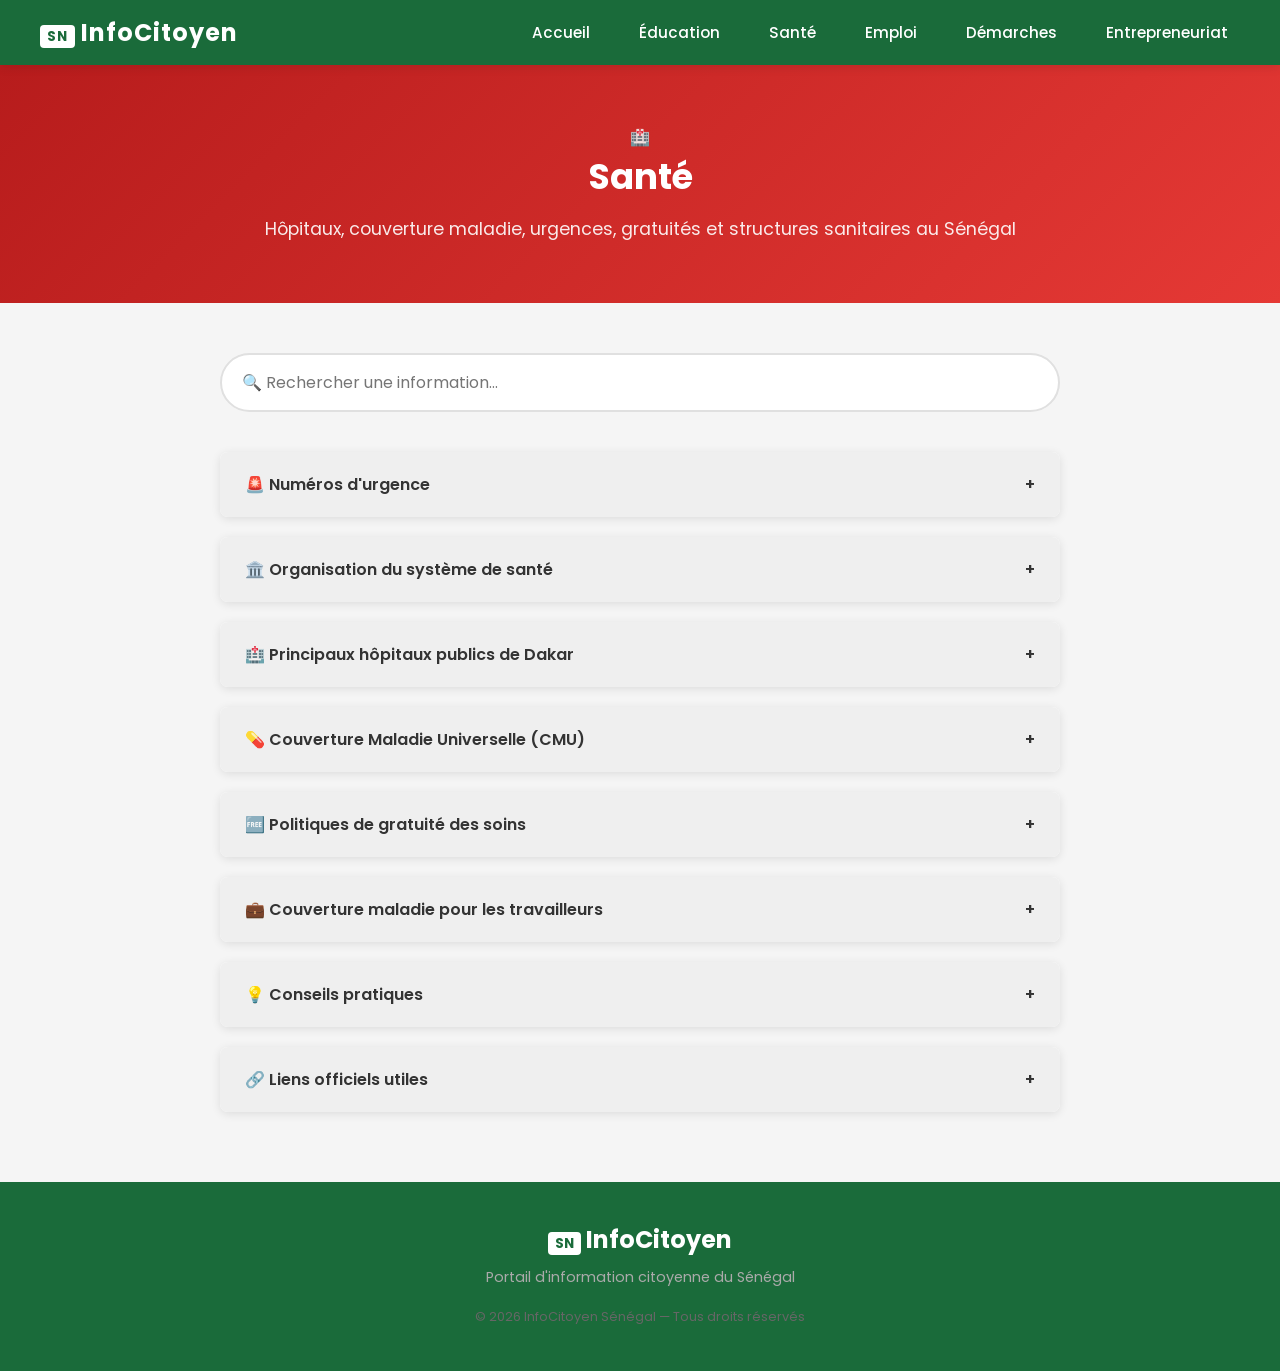
<file: sante.html>
<!DOCTYPE html>
<html lang="fr">
<head>
    <meta charset="UTF-8">
    <meta name="viewport" content="width=device-width, initial-scale=1.0">
    <title>Santé — InfoCitoyen Sénégal</title>
    <link href="https://fonts.googleapis.com/css2?family=Poppins:wght@300;400;500;600;700&display=swap" rel="stylesheet">
    <link rel="stylesheet" href="styles.css">
    <script src="main.js"></script>
</head>
<body>

<!-- NAVBAR -->
<nav class="navbar">
    <div class="nav-logo"><span class="logo-sn">SN</span> InfoCitoyen</div>
    <ul class="nav-links">
        <li><a href="index.html">Accueil</a></li>
        <li><a href="education.html">Éducation</a></li>
        <li><a href="sante.html">Santé</a></li>
        <li><a href="emploi.html">Emploi</a></li>
        <li><a href="demarche.html">Démarches</a></li>
        <li><a href="entrepreneuriat.html">Entrepreneuriat</a></li>
    </ul>
    <div class="hamburger" onclick="toggleMenu()">
        <span></span>
        <span></span>
        <span></span>
    </div>
</nav>

<!-- EN-TÊTE DE PAGE -->
<div class="page-header header-sante">
    <div class="page-header-contenu">
        <span class="page-icone">🏥</span>
        <h1>Santé</h1>
        <p>Hôpitaux, couverture maladie, urgences, gratuités et structures sanitaires au Sénégal</p>
    </div>
</div>

<!-- CONTENU PRINCIPAL -->
<main class="page-contenu">

    <!-- BARRE DE RECHERCHE -->
    <div class="recherche-container">
        <input
            type="text"
            id="recherche"
            class="barre-recherche"
            placeholder="🔍 Rechercher une information..."
            onkeyup="filtrerContenu()"
        >
    </div>

    <!-- ACCORDÉONS -->
    <div class="accordeons" id="contenu-filtrable">

        <!-- ACCORDÉON 1 -->
        <div class="accordeon">
            <button class="accordeon-titre" onclick="toggleAccordeon(this)">
                🚨 Numéros d'urgence
                <span class="accordeon-icone">+</span>
            </button>
            <div class="accordeon-contenu">
                <table class="tableau-info">
                    <thead>
                        <tr>
                            <th>Service</th>
                            <th>Numéro</th>
                            <th>Disponibilité</th>
                        </tr>
                    </thead>
                    <tbody>
                        <tr>
                            <td><strong>SAMU National</strong></td>
                            <td>1515 (gratuit)</td>
                            <td>24h/24 — 7j/7</td>
                        </tr>
                        <tr>
                            <td><strong>Sapeurs-Pompiers</strong></td>
                            <td>18</td>
                            <td>24h/24 — 7j/7</td>
                        </tr>
                        <tr>
                            <td><strong>Police Nationale</strong></td>
                            <td>17</td>
                            <td>24h/24 — 7j/7</td>
                        </tr>
                        <tr>
                            <td><strong>Santé Mentale</strong></td>
                            <td>143</td>
                            <td>Disponible</td>
                        </tr>
                        <tr>
                            <td><strong>Pharmacies de garde</strong></td>
                            <td>3636</td>
                            <td>Disponible</td>
                        </tr>
                        <tr>
                            <td><strong>CMU</strong></td>
                            <td>33 869 42 74</td>
                            <td>Heures ouvrables</td>
                        </tr>
                        <tr>
                            <td><strong>Centre Antipoison (CHU Fann)</strong></td>
                            <td>33 869 18 18</td>
                            <td>24h/24</td>
                        </tr>
                        <tr>
                            <td><strong>Violences faites aux femmes</strong></td>
                            <td>800 805 805</td>
                            <td>Disponible</td>
                        </tr>
                    </tbody>
                </table>
                <p>⚠️ Le <strong>1515</strong> est le numéro principal pour toutes les urgences médicales. Gratuit, disponible 24h/24.</p>
            </div>
        </div>

        <!-- ACCORDÉON 2 -->
        <div class="accordeon">
            <button class="accordeon-titre" onclick="toggleAccordeon(this)">
                🏛️ Organisation du système de santé
                <span class="accordeon-icone">+</span>
            </button>
            <div class="accordeon-contenu">
                <h4>Niveau 1 — Postes de santé</h4>
                <p>Premier contact avec le système de santé. Soins de base, consultations générales, vaccinations. Présents dans chaque quartier et village.</p>
                <h4>Niveau 2 — Centres de santé</h4>
                <p>Niveau intermédiaire avec des spécialités de base. Maternités, chirurgie de base, laboratoires. Au moins un par commune ou arrondissement.</p>
                <h4>Niveau 3 — Hôpitaux (CHU et hôpitaux régionaux)</h4>
                <p>Établissements de référence avec toutes les spécialités. Accueil des cas référés depuis les niveaux inférieurs. Présents dans les grandes villes.</p>
            </div>
        </div>

        <!-- ACCORDÉON 3 -->
        <div class="accordeon">
            <button class="accordeon-titre" onclick="toggleAccordeon(this)">
                🏥 Principaux hôpitaux publics de Dakar
                <span class="accordeon-icone">+</span>
            </button>
            <div class="accordeon-contenu">
                <table class="tableau-info">
                    <thead>
                        <tr>
                            <th>Hôpital</th>
                            <th>Spécialité</th>
                            <th>Téléphone</th>
                        </tr>
                    </thead>
                    <tbody>
                        <tr>
                            <td><strong>Hôpital Principal (HPD)</strong></td>
                            <td>Urgences générales 24h/24</td>
                            <td>33 839 50 50</td>
                        </tr>
                        <tr>
                            <td><strong>CHNU de Fann</strong></td>
                            <td>Neurologie, Psychiatrie, Centre Antipoison</td>
                            <td>33 869 18 18</td>
                        </tr>
                        <tr>
                            <td><strong>Hôpital Aristide Le Dantec</strong></td>
                            <td>Oncologie, Médecine générale</td>
                            <td>33 889 38 00</td>
                        </tr>
                        <tr>
                            <td><strong>Hôpital Idrissa Pouye (ex-Grand Yoff)</strong></td>
                            <td>Urgences générales</td>
                            <td>33 869 40 50</td>
                        </tr>
                        <tr>
                            <td><strong>Hôpital Dalal Jamm (Guédiawaye)</strong></td>
                            <td>Urgences — zone nord Dakar</td>
                            <td>33 827 08 19</td>
                        </tr>
                        <tr>
                            <td><strong>Hôpital Albert Royer</strong></td>
                            <td>Pédiatrie (enfants 0-15 ans)</td>
                            <td>33 859 47 47</td>
                        </tr>
                        <tr>
                            <td><strong>Hôpital Abass Ndao</strong></td>
                            <td>Médecine générale</td>
                            <td>33 822 13 37</td>
                        </tr>
                        <tr>
                            <td><strong>Centre de Diabétologie</strong></td>
                            <td>Diabète et maladies métaboliques</td>
                            <td>33 821 51 70</td>
                        </tr>
                        <tr>
                            <td><strong>Institut Pasteur</strong></td>
                            <td>Analyses biologiques, maladies infectieuses</td>
                            <td>33 839 92 00</td>
                        </tr>
                    </tbody>
                </table>
            </div>
        </div>

        <!-- ACCORDÉON 4 -->
        <div class="accordeon">
            <button class="accordeon-titre" onclick="toggleAccordeon(this)">
                💊 Couverture Maladie Universelle (CMU)
                <span class="accordeon-icone">+</span>
            </button>
            <div class="accordeon-contenu">
                <p>La CMU permet aux personnes les plus démunies d'accéder à une couverture du risque maladie, notamment le secteur informel et le monde rural.</p>
                <h4>Comment adhérer ?</h4>
                <ul>
                    <li>Être âgé d'au moins 18 ans</li>
                    <li>Verser des droits d'adhésion à la mutuelle de sa commune</li>
                    <li>S'engager à cotiser régulièrement pour soi et les personnes à charge</li>
                </ul>
                <p><strong>Cotisation :</strong> 7 000 FCFA/personne/an — subventionnée à 50% soit 3 500 FCFA. Les personnes indigentes bénéficient d'une prise en charge totale gratuite.</p>
                <h4>Ce que couvre la CMU</h4>
                <ul>
                    <li>Examens de laboratoire</li>
                    <li>Hospitalisation</li>
                    <li>Imagerie médicale (radio, échographie...)</li>
                    <li>Soins bucco-dentaires</li>
                    <li>Plus de 6 000 médicaments référencés</li>
                </ul>
                <p>✅ Avec la CMU, l'assuré ne paie que <strong>30%</strong> du coût de sa prestation de santé.</p>
                <a href="https://www.agencecmu.sn" target="_blank" class="btn-lien">
                    Agence CMU →
                </a>
            </div>
        </div>

        <!-- ACCORDÉON 5 -->
        <div class="accordeon">
            <button class="accordeon-titre" onclick="toggleAccordeon(this)">
                🆓 Politiques de gratuité des soins
                <span class="accordeon-icone">+</span>
            </button>
            <div class="accordeon-contenu">
                <table class="tableau-info">
                    <thead>
                        <tr>
                            <th>Programme</th>
                            <th>Bénéficiaires</th>
                            <th>Soins couverts</th>
                        </tr>
                    </thead>
                    <tbody>
                        <tr>
                            <td><strong>Gratuité enfants &lt; 5 ans</strong></td>
                            <td>Tout enfant sénégalais de moins de 5 ans</td>
                            <td>Consultation, médicaments, vaccination, hospitalisation</td>
                        </tr>
                        <tr>
                            <td><strong>Plan Sésame</strong></td>
                            <td>Personnes âgées de 60 ans et plus</td>
                            <td>Consultations, médicaments essentiels, hospitalisations</td>
                        </tr>
                        <tr>
                            <td><strong>Gratuité césarienne</strong></td>
                            <td>Toute femme enceinte sénégalaise</td>
                            <td>Acte chirurgical + médicaments + réanimation</td>
                        </tr>
                        <tr>
                            <td><strong>Gratuité dialyse</strong></td>
                            <td>Patients insuffisants rénaux</td>
                            <td>Séances de dialyse dans les structures publiques</td>
                        </tr>
                        <tr>
                            <td><strong>Paludisme / Tuberculose / SIDA</strong></td>
                            <td>Toute personne atteinte</td>
                            <td>Traitement complet pris en charge par l'État</td>
                        </tr>
                    </tbody>
                </table>
            </div>
        </div>

        <!-- ACCORDÉON 6 -->
        <div class="accordeon">
            <button class="accordeon-titre" onclick="toggleAccordeon(this)">
                💼 Couverture maladie pour les travailleurs
                <span class="accordeon-icone">+</span>
            </button>
            <div class="accordeon-contenu">
                <h4>IPM — Institutions de Prévoyance Maladie</h4>
                <ul>
                    <li>Obligatoire pour tout salarié permanent d'entreprise privée</li>
                    <li>Couvre 50% à 80% des frais : consultations, examens, médicaments</li>
                    <li>Les membres de la famille du salarié sont également couverts</li>
                    <li>Chaque membre reçoit un livret individuel de santé</li>
                </ul>
                <h4>IPRES — Retraités</h4>
                <ul>
                    <li>Soins gratuits dans les centres médico-sociaux de l'IPRES</li>
                    <li>Prise en charge dans les hôpitaux conventionnés</li>
                    <li>Couvre les consultations, hospitalisations et médicaments</li>
                </ul>
            </div>
        </div>

        <!-- ACCORDÉON 7 -->
        <div class="accordeon">
            <button class="accordeon-titre" onclick="toggleAccordeon(this)">
                💡 Conseils pratiques
                <span class="accordeon-icone">+</span>
            </button>
            <div class="accordeon-contenu">
                <h4>En cas d'urgence</h4>
                <ul>
                    <li>Appeler le <strong>1515</strong> (SAMU) en priorité — gratuit, 24h/24</li>
                    <li>Indiquer : localisation précise, nature de l'urgence, état du patient</li>
                    <li>Ne pas déplacer un blessé sauf danger immédiat</li>
                    <li>Appeler le <strong>18</strong> (pompiers) en cas d'accident ou d'incendie</li>
                </ul>
                <h4>Pharmacies de garde</h4>
                <ul>
                    <li>Appeler le <strong>3636</strong> pour connaître la pharmacie de garde</li>
                    <li>Les pharmacies Kermel, Nation et République à Dakar sont souvent ouvertes 24h/24</li>
                </ul>
                <h4>Santé mentale</h4>
                <ul>
                    <li>Ligne verte Ministère de la Santé : <strong>143</strong></li>
                    <li>Service confidentiel, disponible pour toute personne en difficulté</li>
                </ul>
            </div>
        </div>

        <!-- ACCORDÉON 8 -->
        <div class="accordeon">
            <button class="accordeon-titre" onclick="toggleAccordeon(this)">
                🔗 Liens officiels utiles
                <span class="accordeon-icone">+</span>
            </button>
            <div class="accordeon-contenu">
                <ul class="liste-liens">
                    <li><a href="https://www.sante.gouv.sn" target="_blank">Ministère de la Santé</a></li>
                    <li><a href="https://www.agencecmu.sn" target="_blank">Agence de la CMU</a></li>
                    <li><a href="https://senegalservices.sn" target="_blank">Sénégal Services — Santé</a></li>
                </ul>
            </div>
        </div>

    </div>
</main>

<!-- FOOTER -->
<footer class="footer">
    <div class="footer-contenu">
        <div class="footer-logo"><span class="logo-sn">SN</span> InfoCitoyen</div>
        <p>Portail d'information citoyenne du Sénégal</p>
        <p class="footer-copy">© 2026 InfoCitoyen Sénégal — Tous droits réservés</p>
    </div>
</footer>
</body>
</html>
</file>
<file: styles.css>
:root {
    --couleur-principale: #1a6b3a;
    --couleur-secondaire: #ffffff;
    --couleur-texte: #333333;
    --couleur-fond: #f5f5f5;
    --ombre: 0 2px 10px rgba(0, 0, 0, 0.1);
}
/* Reset et base */
* {
    margin: 0;
    padding: 0;
    box-sizing: border-box;
}
body {
    font-family: 'Poppins', sans-serif;
    background-color: var(--couleur-fond);
    color: var(--couleur-texte);
}
/* Navbar */
.navbar {
    background-color: var(--couleur-principale);
    padding: 15px 40px;
    display: flex;
    justify-content: space-between;
    align-items: center;
    position: sticky; /* Mealnge de fixed et relative */
    top: 0;
    z-index: 1000;
    box-shadow: var(--ombre);
}
.nav-logo {
    color: var(--couleur-secondaire);
    font-size: 1.5rem;
    font-weight: 700;
    text-decoration: none;
    letter-spacing: 1px;
}
.logo-sn {
    background-color: var(--couleur-secondaire);
    color: var(--couleur-principale);
    padding: 2px 7px;
    border-radius: 4px;
    font-weight: 700;
    font-size: 0.85rem;
}
.nav-links {
    list-style: none;
    display: flex;
    gap: 25px;
}
.nav-links a {
    color: var(--couleur-secondaire);
    text-decoration: none;
    font-size: 0.95rem;
    font-weight: 500;
    padding: 8px 12px;
    border-radius: 5px;
    transition: background-color 0.3s ease;
}
.nav-links a:hover {
    background-color: rgba(255, 255, 255, 0.3);
}
.nav-links a.active {
    background-color: rgba(255, 255, 255, 0.3);
    font-weight: 700;
}
/* Hamburger Mobile */
.hamburger {
    display: none;
    flex-direction: column;
    gap: 5px;
    cursor: pointer;
}
.hamburger span {
    width: 25px;
    height: 3px;
    background-color: var(--couleur-secondaire);
    border-radius: 3px;
    transition: all 0.3s ease;
}
/* ENT-TETE DE PAGE */
.page-header {
    padding: 60px 40px;
    text-align: center;
    color: var(--couleur-secondaire);
}
.page-header-contenu {
    max-width: 800px;
    margin: 0 auto;
}
.page-icone {
    font-size: 1rem;
    opacity: 0.9;
    margin-bottom: 1.7;
}
.page-header h1 {
    font-size: 2.2rem;
    font-weight: 700;
    margin-bottom: 12px;
}
.page-header p {
    font-size: 1.1rem;
    opacity: 0.9;
    line-height: 1.6;
}
/* COULEUR HERADER EDUCATION */
.header-education {
    background: linear-gradient(135deg, #1a6b3a, #2e9e5b);
}
.header-sante {
    background: linear-gradient(135deg, #b71c1c, #e53935);
}
.header-emploi {
    background: linear-gradient(135deg,#1565c0, #1976d2);
}
.header-demarches {
    background: linear-gradient(135deg, #4a148c, #7b1fa2);
}
.header-entrepreneuriat {
    background: linear-gradient(135deg, #e65100, #f57c00);
}
/*CONTENU PRINCIPAL*/
.page-contenu {
    max-width: 900px;
    margin: 0 auto;
    padding: 50px 30px;
}
/*BARRE DE RECHERCHE*/
.recherche-container {
    margin-bottom: 40px;
}
.barre-recherche {
    width: 100%;
    padding: 15px 20px;
    border-radius: 30px;
    border: 2px solid #e0e0e0;
    font-size: 1rem;
    font-family: 'Poppins', sans-serif;
    outline: none;
    transition: border-color 0.3s ease;
}
.barre-recherche:focus {
    border-color: var(--couleur-principale);
}
/*ACCORDEON*/
.accordeon {
    background-color: var(--couleur-secondaire);
    border-radius: 8px;
    margin-bottom: 20px;
    overflow: hidden;
    box-shadow: var(--ombre);
}
.accordeon-titre {
    width: 100%;
    background-color: none;
    border: none;
    padding: 20px 25px;
    text-align: left;
    font-size: 1rem;
    font-weight: 600;
    font-family: 'Poppins', sans-serif;
    color: var(--couleur-texte);
    cursor: pointer;
    display: flex;
    justify-content: space-between;
    align-items: center;
    transition: background-color 0.3s ease;
}
.accordeon-titre:hover {
    background-color: #f9f9f9;
}
.accordeon-titre.actif {
    background-color: var(--couleur-principale);
    color: var(--couleur-secondaire);
}
.accordeon-titre.actif .accordeon-icone {
    transform: rotate(45deg);
}
.accordeon-contenu {
    display: none;
    padding: 25px;
    border-top: 1px solid #f0f0f0;
    line-height: 1.8;
}
.accordeon-contenu.ouvert {
    display: block;
}
.accordeon-contenu p {
    margin-bottom: 12px;
    color: #555;
}
.accordeon-contenu h4 {
    color: var(--couleur-principale);
    margin: 15px 0 5px 0;
    font-size: 0.95rem;
}
.accordeon-contenu ul {
    padding-left: 20px;
    margin-bottom: 15px;
}
.accordeon-contenu ul li {
    margin-bottom: 6px;
    color: #555;
}
/* TABLEAU */
.tableau-info {
    width: 100%;
    border-collapse: collapse;
    margin: 10px 0;
    font-size: 0.95rem;
}
.tableau-info th {
    background-color: var(--couleur-principale);
    color: var(--couleur-secondaire);
    padding: 10px 15px;
    text-align: left;
}
.tableau-info td {
    padding: 10px 15px;
    border-bottom: 1px solid #f0f0f0;
    vertical-align: middle;
}
.tableau-info tr:nth-child(even) {
    background-color: #f9f9f9;
}
/* BOUTON LIENS */
btn-lien {
    display: inline-block;
    margin-top: 15px;
    background-color: var(--couleur-principale);
    color: var(--couleur-secondaire);
    padding: 10px 20px;
    border-radius: 8px;
    text-decoration: none;
    font-weight: 500;
    font-size: 0.9rem;
    transition: background-color 0.3s ease;
}
.btn-lien:hover {
    background-color: #155a30;
}
.btn-lien-petit {
    display: inline-block;
    margin-left: 10px;
    padding: 3px 10px;
    background-color: var(--couleur-secondaire);
    color: var(--couleur-principale);
    border-radius: 5px;
    text-decoration: none;
    font-size: 0.78rem;
    font-weight: 500;
    transition: background-color 0.3s ease;
    vertical-align: middle;
}
.btn-lien-petit:hover {
    background-color: #155a30;
}
.btn-groupe {
    display: flex;
    gap: 10px;
    margin-top: 15px;
    flex-wrap: wrap;
}
/* LISTE DE LIENS */
.liste-liens {
    list-style: none;
    padding: 0;
}
.liste-liens li {
    margin-bottom: 12px;
    display: flex;
    align-items: center;
    flex-wrap: wrap;
    gap: 8px;
}
.liste-liens a {
    color: var(--couleur-principale) !important;
    text-decoration: none;
    font-weight: 500;
    transition: color 0.3s ease;
}
.liste-liens  {
    color: var(--couleur-secondaire) !important;
}

.liste-liens a:hover {
    color: #155a30;
    text-decoration: underline;
}
.logo-sn {
    background-color: var(--couleur-secondaire);
    color: var(--couleur-principale);
    padding: 2px 7px;
    border-radius: 4px;
    font-weight: 700;
    font-size: 0.85rem;
}
.hero {
    background: linear-gradient(135deg, #1a6b3a, #2e9e5b);
    color: var(--couleur-secondaire);
    padding: 100px 40px;
    text-align: center;
}
.hero-contenu {
    max-width: 700px;
    margin: 0 auto;
}
.hero h1 {
    font-size: 2.5rem;
    font-weight: 700;
    margin-bottom: 20px;
    line-height: 1.3;
}
.hero p {
    font-size: 1.1rem;
    margin-bottom: 35px;
    opacity: 0.9;
    line-height: 1.7;
}
.btn {
    background-color: var(--couleur-secondaire);
    color: var(--couleur-principale);
    padding: 15px 35px;
    border-radius: 30px;
    text-decoration: none;
    font-weight: 700;
    font-size: 1rem;
    transition: transform 0.3s ease, box-shadow 0.3s ease;
    display: inline-block;
}
.btn-hero {
    background-color: white;
    color: var(--couleur-principale);
    padding: 15px 35px;
    border-radius: 30px;
    text-decoration: none;
    font-weight: 700;
    font-size: 1rem;
    transition: transform 0.3s ease, box-shadow 0.3s ease;
    display: inline-block; 
}
.btn-hero:hover {
    transform: translateY(-3px);
    box-shadow: var(--ombre);
}
/* SECTION DOMAINES */
.domaines {
    padding: 80px 40px;
    max-width: 1200px;
    margin: 0 auto;
    width: 100%;
}
.titre-section {
    text-align: center;
    font-size: 2rem;
    margin-bottom: 10px;
    color: var(--couleur-principale);
}
.sous-titre-section {
    text-align: center;
    color: #777;
    margin-bottom: 50px;
    font-size: 1rem;
}
/* CSS Grid: 3 colonnes automatoiques */
.grill-domaines {
    display: grid;
    grid-template-columns: repeat(3, 1fr);
    gap: 30px;
    width: 100%;
}
/* ========= CARTES ========= */
.carte {
    background-color: var(--couleur-secondaire);
    border-radius: 15px;
    padding: 35px 25px;
    text-decoration: none;
    color: var(--couleur-texte);
    box-shadow: var(--ombre);
    transition: transform 0.3s ease, box-shadow 0.3s ease;
    display: flex;
    flex-direction: column;
    align-items: center;
    text-align: center;
    border-bottom: 4px solid transparent;
}
.carte:hover {
    transform: translateY(-8px);
    box-shadow: 0 4px 15px rgba(0, 0, 0, 0.15);
    border-bottom: 4px solid var(--couleur-principale);
}
.carte-icone {
    font-size: 3rem;
    margin-bottom: 20px;
}
.carte h3 {
    font-size: 1.3rem;
    font-weight: 700;
    margin-bottom: 12px;
    color: var(--couleur-principale);
}
.carte p {
    font-size: 0.9rem;
    color: #666;
    line-height: 1.6;
    flex-grow: 1;
}
.carte-lien {
    margin-top: 20px;
    color: var(--couleur-principale);
    font-weight: 600;
    font-size: 0.95rem;
}
.header-education {
    background: linear-gradient(135deg, #1a6b3a, #2e9e5b);
}
/* FOOTER */
footer {
    background-color: var(--couleur-principale);
    color: var(--couleur-secondaire);
    text-align: center;
    padding: 40px 20px;
}
.footer-logo {
    font-size: 1.5rem;
    font-weight: 700;
    margin-bottom: 10px;
}
.footer p {
    color: #aaa;
    font-size: 0.9rem;
    margin-bottom: 5px;
}
.footer-copy {
    margin-top: 20px;
    font-size: 0.8rem !important;
    color: #666 !important;
}
/* Responsive */
@media (max-width: 768px) {
    .nav-links {
        display: none;
        position: absolute;
        top: 70px;
        right: 0;
        left: 0;
        background-color: var(--couleur-principale);
        flex-direction: column;
        gap: 10px;
        padding: 20px;
    }
    .nav-links.active {
        display: flex;
    }
    .hamburger {
        display: flex;
    }
    .grill-domaines {
        grid-template-columns: repeat(2, 1fr);
    }
    .page-header h1 {
        font-size: 1.8rem;
    }
    .domaines {
        padding: 50px 20px;
    }
    .page-header {
        padding: 40px 20px;
    }
    .page-contenu {
        padding: 30px 20px;
    }
    .tableau-info {
        font-size: 0.8rem;
    }
    .tableau-info th,.tableau-info td {
        padding: 8px 10px;
    }
    .btn-groupe {
        flex-direction: column;
    }
    .carte {
        padding: 25px 20px;
    }
}

@media (max-width: 480px) {
    .grill-domaines {
        grid-template-columns: 1fr;
    }
    .hero h1 {
        font-size: 1.5rem;
    }
    .page-header h1 {
        font-size: 1.4rem;
    }
    .hero p {
        font-size: 1rem;
    }
    .carte {
        padding: 20px 15px;
    }
    .carte-icone {
        font-size: 2.5rem;
        margin-bottom: 15px;
    }
    .carte h3 {
        font-size: 1.1rem;
    }
    .accordeon-titre {
        padding: 15px 20px;
        font-size: 0.9rem;
    }
    .accordeon-contenu {
        padding: 20px;
    }
    .tableau-info {
        font-size: 0.75rem;
        overflow-x: auto;
        display: block;
        white-space: nowrap;
    }
    .tableau-info th,
    .tableau-info td {
        padding: 6px 8px;
        min-width: 100px;
    }
}
</file>
